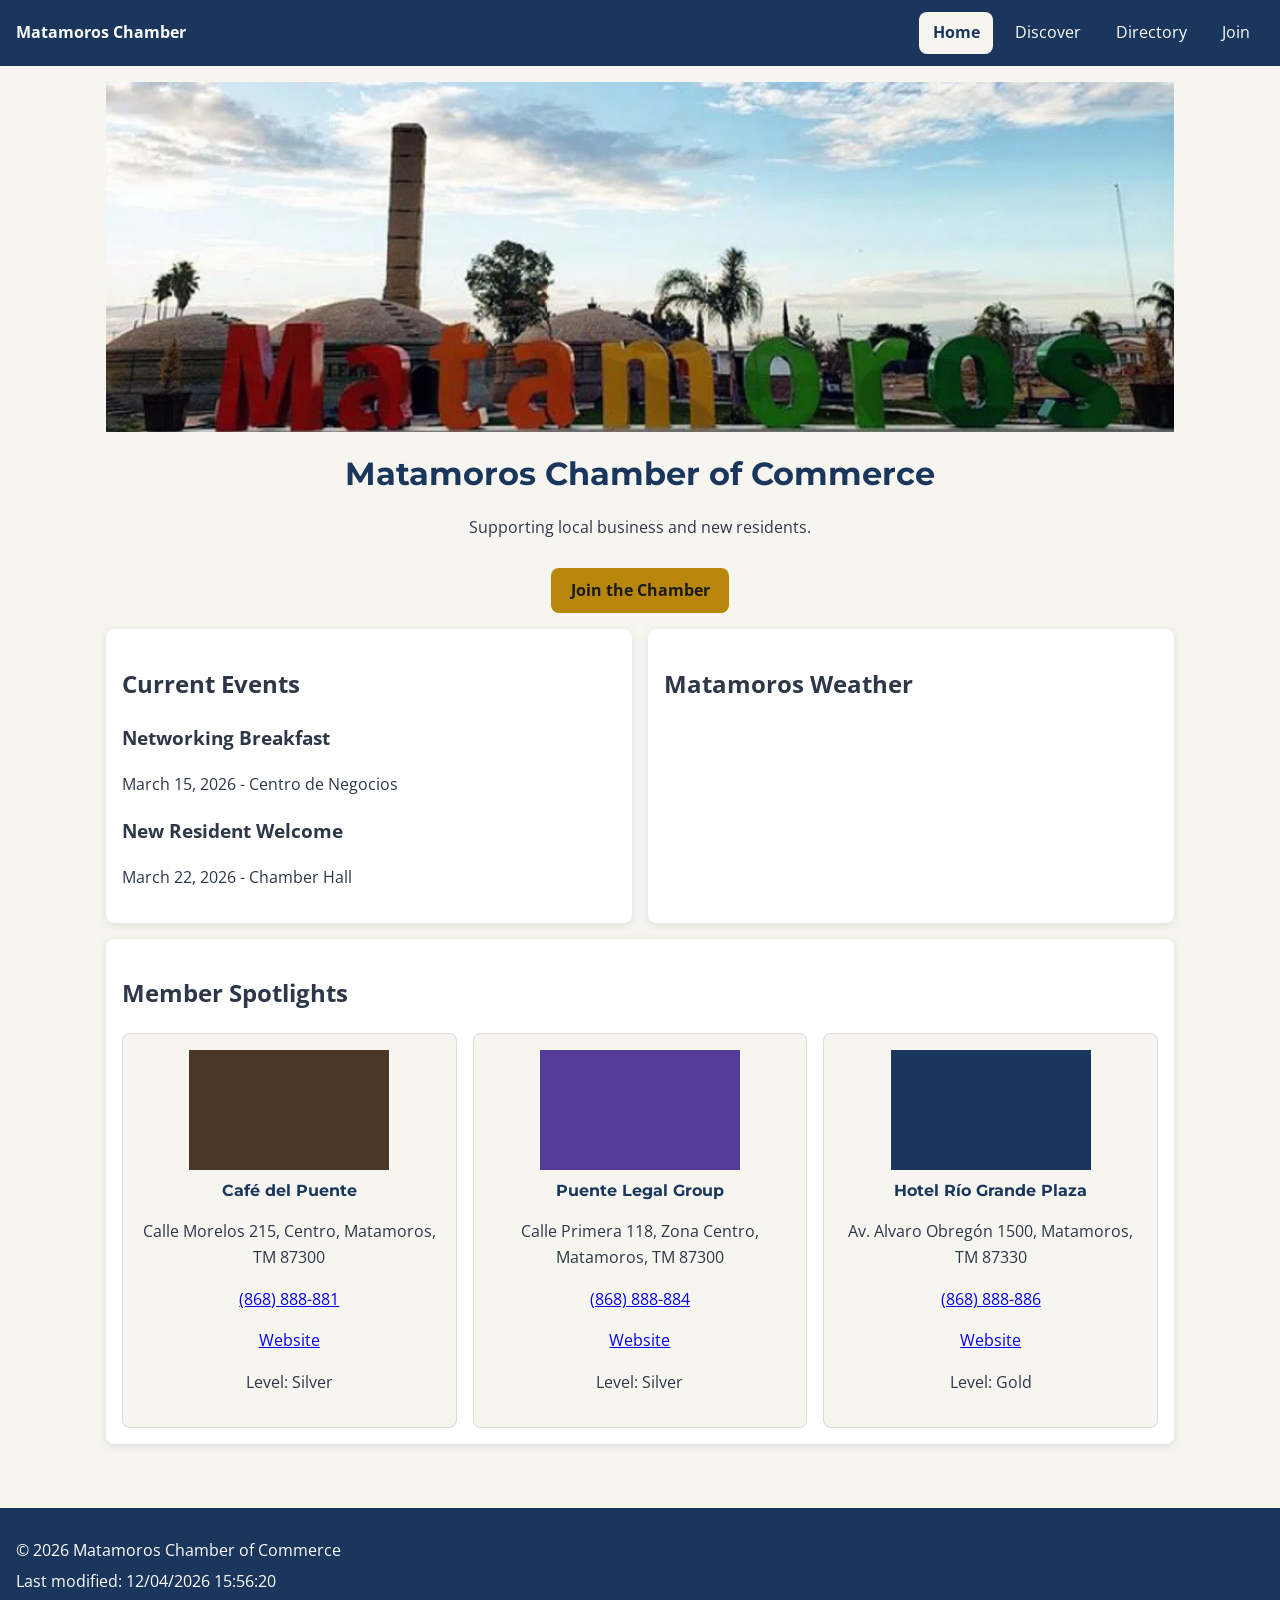
<file: chamber/index.html>
<!DOCTYPE html>
<html lang="en">

<head>
    <meta charset="UTF-8">
    <meta name="viewport" content="width=device-width, initial-scale=1.0">
    <link rel="icon" href="images/logo.svg" type="image/svg+xml">
    <title>Home | Matamoros Chamber</title>
    <meta name="description" content="Matamoros Chamber of Commerce Member, committed to business success">
    <meta name="author" content="Emmanuel Garcia">
    <meta property="og:title" content="Matamoros Chamber Home">
    <meta property="og:description" content="Browse local Chamber member businesses in Matamoros, Mexico today">
    <meta property="og:image" content="https://raagnaa.github.io/wdd231/chamber/images/og-index.svg">
    <meta property="og:url" content="https://raagnaa.github.io/wdd231/chamber/index.html">
    <meta property="og:type" content="website">

    <link rel="stylesheet" href="styles/normalize.css">
    <link rel="stylesheet" href="styles/small.css">
    <link rel="stylesheet" href="styles/larger.css">
    <link rel="preconnect" href="https://fonts.googleapis.com">
    <link rel="preconnect" href="https://fonts.gstatic.com" crossorigin>
    <link href="https://fonts.googleapis.com/css2?family=Montserrat:wght@600;700&family=Open+Sans&display=swap" rel="stylesheet">

    <script src="scripts/home.js" defer></script>

</head>

<body>
    <header>
        <div class="header-inner">
            <a class="logo" href="index.html">Matamoros Chamber</a>

            <button class="menu-toggle" type="button" aria-expanded="false" aria-controls="main-nav">Menu</button>

            <nav id="main-nav">
                <ul>
                    <li><a href="index.html" aria-current="page">Home</a></li>
                    <li><a href="discover.html">Discover</a></li>
                    <li><a href="directory.html">Directory</a></li>
                    <li><a href="join.html">Join</a></li>
                </ul>
            </nav>
        </div>
    </header>
    <main>
        <section class="hero">
            <img src="images/hero.webp" alt="Downtown Matamoros">
            <div class="hero-content">
                <h1>Matamoros Chamber of Commerce</h1>
                <p>Supporting local business and new residents.</p>
                <a class="cta" href="join.html">Join the Chamber</a>
            </div>
        </section>

        <div class="home-row">    
            <section class="events">
                <h2>Current Events</h2>
                <article>
                    <h3>Networking Breakfast</h3>
                    <p>March 15, 2026 - Centro de Negocios</p>
                </article>
                <article>
                    <h3>New Resident Welcome</h3>
                    <p>March 22, 2026 - Chamber Hall</p>
                </article>
            </section>

            <section class="weather">
                <h2>Matamoros Weather</h2>
                <p><span id="current-temp"></span></p>
                <p id="weather-desc"></p>
                <div id="forecast"></div>
            </section>
        </div>
        <section class="spotlights">
            <h2>Member Spotlights</h2>
            <div id="spotlight-cards"></div>
        </section>
        
    </main>

    <footer>
        <p>&copy; <span id="year"></span> Matamoros Chamber of Commerce</p>
        <p>Last modified: <span id="last-modified"></span></p>
    </footer>

</body>

</html>
</file>
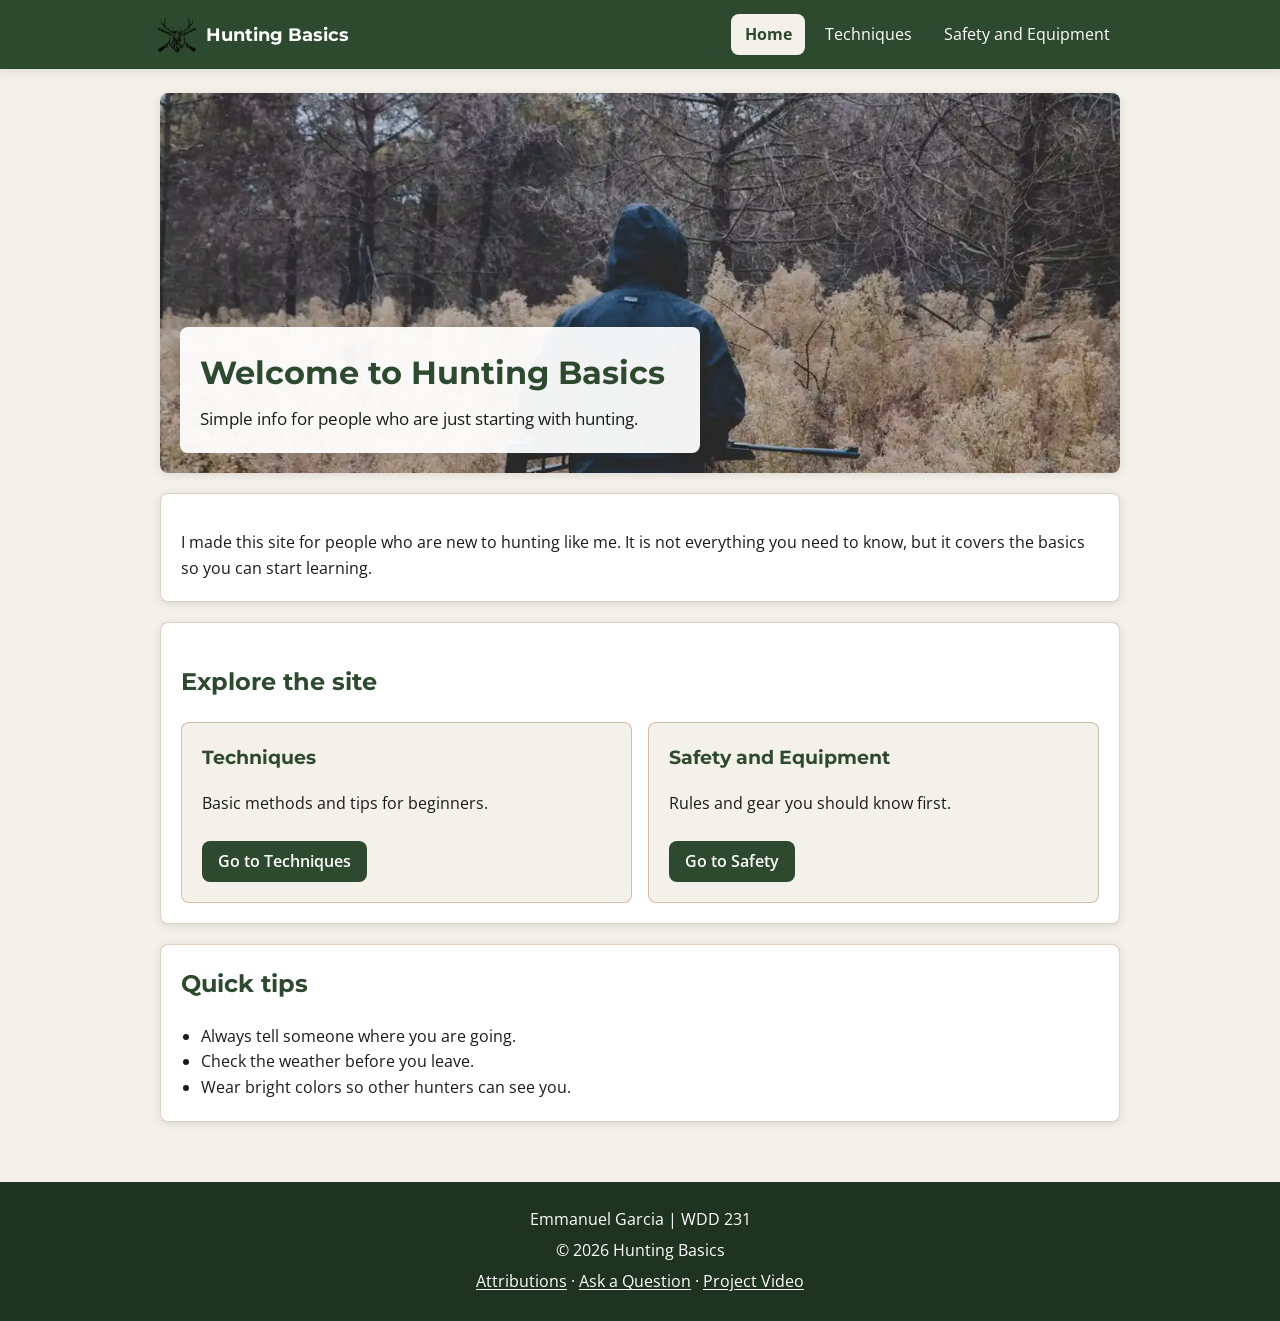
<file: hunting/index.html>
<!DOCTYPE html>
<html lang="en">

<head>
    <meta charset="UTF-8">
    <meta name="viewport" content="width=device-width, initial-scale=1.0">
    <link rel="icon" href="images/hunting_logo.svg" type="image/svg+xml">
    <title>Home | Hunting Basics</title>
    <meta name="description" content="Simple hunting info for beginners. Techniques, safety, and gear.">
    <meta name="author" content="Emmanuel Garcia">

    <meta property="og:title" content="Hunting Basics Home">
    <meta property="og:description" content="Beginner hunting techniques, safety, and equipment.">
    <meta property="og:image" content="https://raagnaa.github.io/wdd231/hunting/images/hero.webp">
    <meta property="og:url" content="https://raagnaa.github.io/wdd231/hunting/index.html">
    <meta property="og:type" content="website">

    <link rel="stylesheet" href="styles/normalize.css">
    <link rel="stylesheet" href="styles/small.css">
    <link rel="stylesheet" href="styles/larger.css">

    <link rel="preconnect" href="https://fonts.googleapis.com">
    <link rel="preconnect" href="https://fonts.gstatic.com" crossorigin>
    <link href="https://fonts.googleapis.com/css2?family=Montserrat:wght@600;700&family=Open+Sans&display=swap" rel="stylesheet">

    <script src="scripts/menu.js" defer></script>
</head>

<body>
    <header>
        <div class="header-inner">
            <a class="logo" href="index.html">
                <img src="images/hunting_logo.svg" alt="Hunting Basics logo" width="42" height="42">
                Hunting Basics
            </a>
            <button class="menu-toggle" type="button" aria-expanded="false" aria-controls="main-nav">Menu</button>
            <nav id="main-nav" aria-label="Main navigation">
                <ul>
                    <li><a href="index.html" aria-current="page">Home</a></li>
                    <li><a href="techniques.html">Techniques</a></li>
                    <li><a href="safety.html">Safety and Equipment</a></li>
                </ul>
            </nav>
        </div>
    </header>

    <main>
        <section class="hero">
            <img src="images/hero.webp" alt="Hunter watching the forest" width="900" height="400" loading="lazy">
            <div class="hero-content">
                <h1>Welcome to Hunting Basics</h1>
                <p>Simple info for people who are just starting with hunting.</p>
            </div>
        </section>
    
        <section class="intro">
            <p>I made this site for people who are new to hunting like me. It is not everything you need to know, but it covers the basics so you can start learning.</p>
        </section>

        <section class="page-links">
            <h2>Explore the site</h2>
            <div class="cards">
                <article class="card">
                    <h3>Techniques</h3>
                    <p>Basic methods and tips for beginners.</p>
                    <a class="card-link" href="techniques.html">Go to Techniques</a>
                </article>
                <article class="card">
                    <h3>Safety and Equipment</h3>
                    <p>Rules and gear you should know first.</p>
                    <a class="card-link" href="safety.html">Go to Safety</a>
                </article>
            </div>    
        </section>

        <section class="tips">
            <h2>Quick tips</h2>
            <ul>
                <li>Always tell someone where you are going.</li>
                <li>Check the weather before you leave.</li>
                <li>Wear bright colors so other hunters can see you.</li>
            </ul>
        </section>
    </main>

    <footer>
        <p>Emmanuel Garcia | WDD 231</p>
        <p>&copy; <span id="year"></span> Hunting Basics</p>
        <p>
            <a href="attributions.html">Attributions</a> ·
            <a href="form.html">Ask a Question</a> ·
            <a href="video.html">Project Video</a>
        </p>
    </footer>
</body>

</html>
</file>
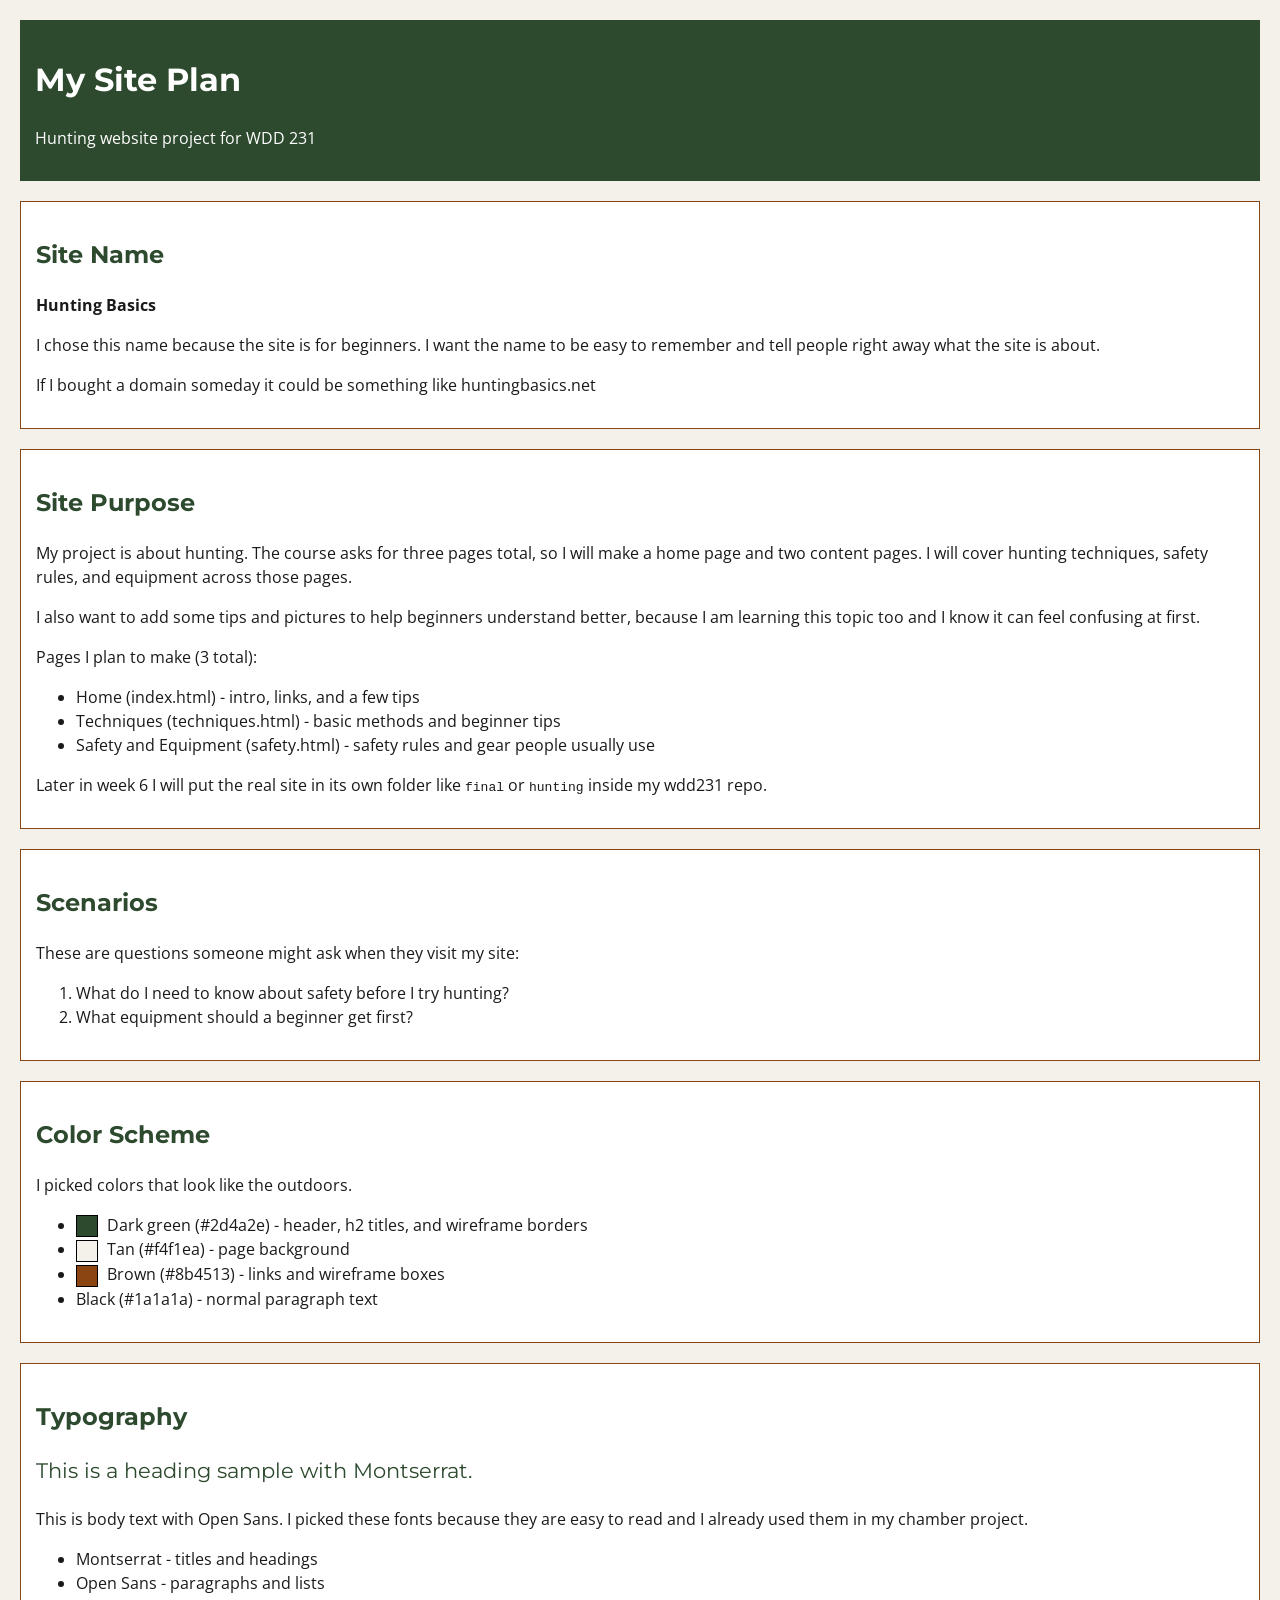
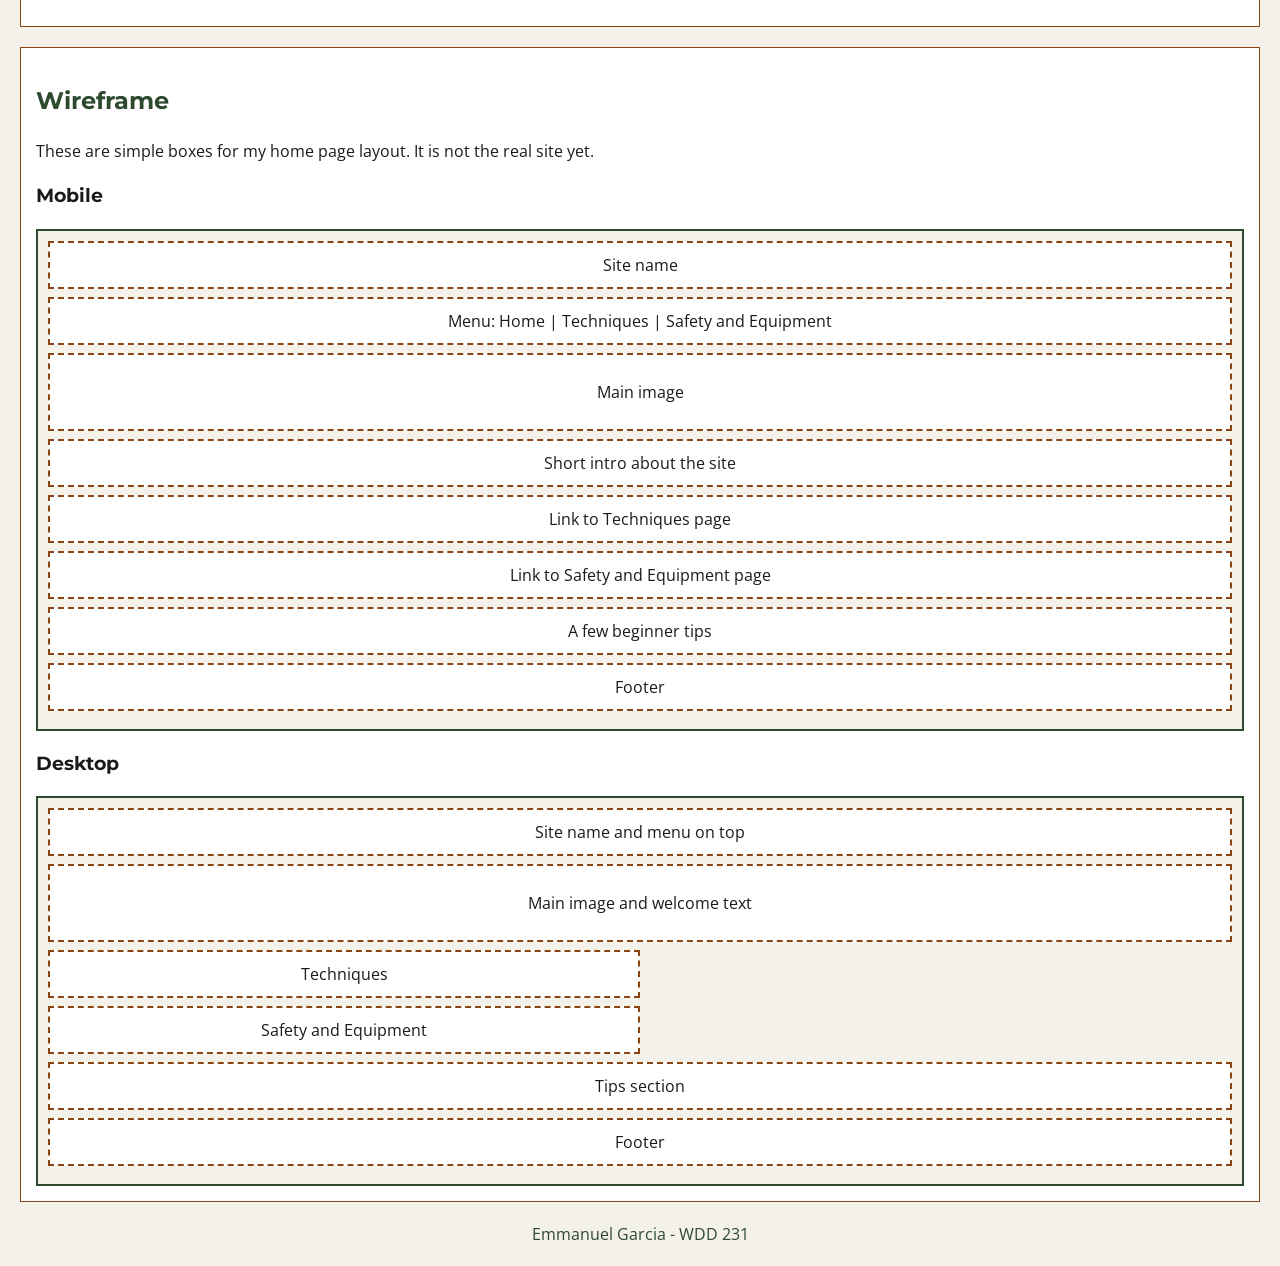
<file: siteplan.html>
<!DOCTYPE html>
<html lang="en">

<head>
    <meta charset="UTF-8">
    <meta name="viewport" content="width=device-width, initial-scale=1.0">
    <title>Site Plan - Hunting Website</title>
    <meta name="author" content="Emmanuel Garcia">
    <link rel="stylesheet" href="styles/siteplan.css">
    <link rel="preconnect" href="https://fonts.googleapis.com">
    <link rel="preconnect" href="https://fonts.gstatic.com" crossorigin>
    <link href="https://fonts.googleapis.com/css2?family=Montserrat:wght@600&family=Open+Sans&display=swap" rel="stylesheet">
</head>

<body>
    <header>
        <h1>My Site Plan</h1>
        <p>Hunting website project for WDD 231</p>
    </header>

    <main>
        <section>
            <h2>Site Name</h2>
            <p><strong>Hunting Basics</strong></p>
            <p>I chose this name because the site is for beginners. I want the name to be easy to remember and tell people right away what the site is about.</p>
            <p>If I bought a domain someday it could be something like huntingbasics.net</p>
        </section>

        <section>
            <h2>Site Purpose</h2>
            <p>My project is about hunting. The course asks for three pages total, so I will make a home page and two content pages. I will cover hunting techniques, safety rules, and equipment across those pages.</p>
            <p>I also want to add some tips and pictures to help beginners understand better, because I am learning this topic too and I know it can feel confusing at first.</p>
            <p>Pages I plan to make (3 total):</p>
            <ul>
                <li>Home (index.html) - intro, links, and a few tips</li>
                <li>Techniques (techniques.html) - basic methods and beginner tips</li>
                <li>Safety and Equipment (safety.html) - safety rules and gear people usually use</li>
            </ul>
            <p>Later in week 6 I will put the real site in its own folder like <code>final</code> or <code>hunting</code> inside my wdd231 repo.</p>
        </section>

        <section>
            <h2>Scenarios</h2>
            <p>These are questions someone might ask when they visit my site:</p>
            <ol>
                <li>What do I need to know about safety before I try hunting?</li>
                <li>What equipment should a beginner get first?</li>
            </ol>
        </section>

        <section>
            <h2>Color Scheme</h2>
            <p>I picked colors that look like the outdoors.</p>
            <ul>
                <li><span class="color-box green"></span> Dark green (#2d4a2e) - header, h2 titles, and wireframe borders</li>
                <li><span class="color-box tan"></span> Tan (#f4f1ea) - page background</li>
                <li><span class="color-box brown"></span> Brown (#8b4513) - links and wireframe boxes</li>
                <li>Black (#1a1a1a) - normal paragraph text</li>
            </ul>
        </section>

        <section>
            <h2>Typography</h2>
            <p class="heading-sample">This is a heading sample with Montserrat.</p>
            <p class="body-sample">This is body text with Open Sans. I picked these fonts because they are easy to read and I already used them in my chamber project.</p>
            <ul>
                <li>Montserrat - titles and headings</li>
                <li>Open Sans - paragraphs and lists</li>
            </ul>
        </section>

        <section>
            <h2>Wireframe</h2>
            <p>These are simple boxes for my home page layout. It is not the real site yet.</p>

            <h3>Mobile</h3>
            <div class="wireframe">
                <div class="box">Site name</div>
                <div class="box">Menu: Home | Techniques | Safety and Equipment</div>
                <div class="box big">Main image</div>
                <div class="box">Short intro about the site</div>
                <div class="box">Link to Techniques page</div>
                <div class="box">Link to Safety and Equipment page</div>
                <div class="box">A few beginner tips</div>
                <div class="box">Footer</div>
            </div>

            <h3>Desktop</h3>
            <div class="wireframe desktop">
                <div class="box">Site name and menu on top</div>
                <div class="box big">Main image and welcome text</div>
                <div class="row">
                    <div class="box">Techniques</div>
                    <div class="box">Safety and Equipment</div>
                </div>
                <div class="box">Tips section</div>
                <div class="box">Footer</div>
            </div>
        </section>
    </main>

    <footer>
        <p>Emmanuel Garcia - WDD 231</p>
    </footer>
</body>

</html>
</file>
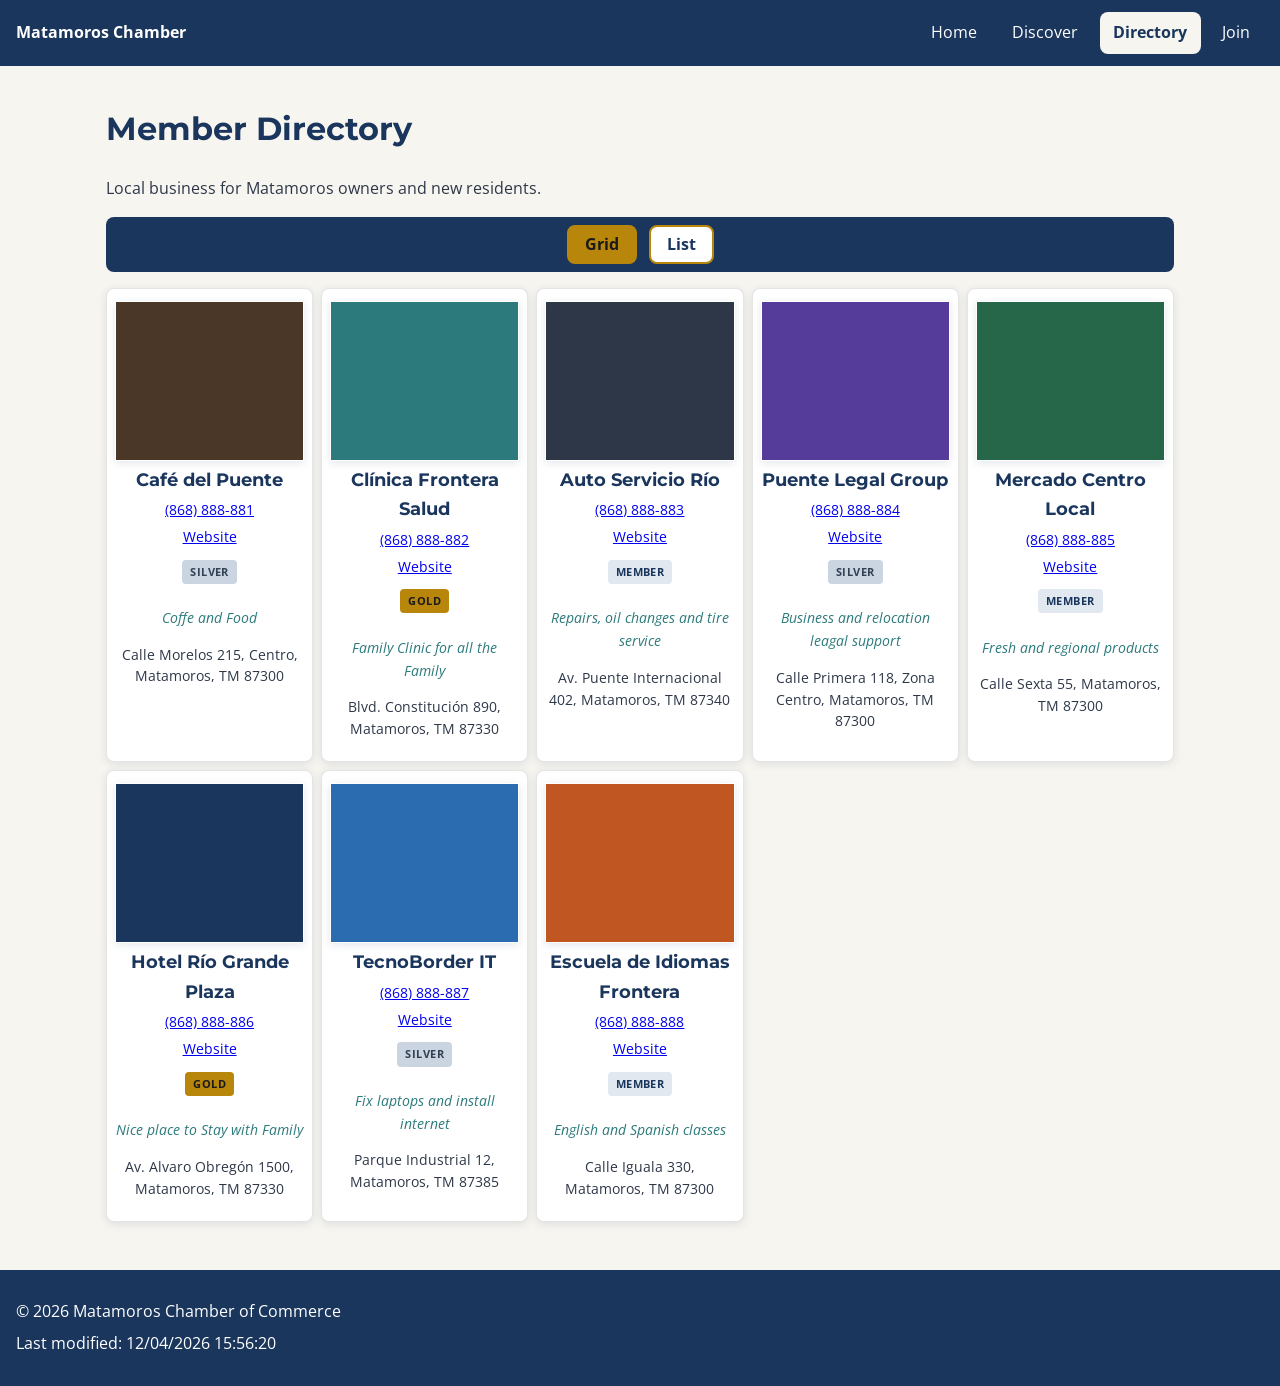
<file: chamber/directory.html>
<!DOCTYPE html>
<html lang="en">

<head>
    <meta charset="UTF-8">
    <meta name="viewport" content="width=device-width, initial-scale=1.0">
    <link rel="icon" href="images/logo.svg" type="image/svg+xml">
    <title>Directory | Matamoros Chamber</title>
    <meta name="description" content="Matamoros Chamber of Commerce Member, committed to business success">
    <meta name="author" content="Emmanuel Garcia">
    <meta property="og:title" content="Matamoros Chamber Directory">
    <meta property="og:description" content="Browse local Chamber member businesses in Matamoros, Mexico today">
    <meta property="og:image" content="https://raagnaa.github.io/wdd231/chamber/images/og-directory.svg">
    <meta property="og:url" content="https://raagnaa.github.io/wdd231/chamber/directory.html">

    <link rel="stylesheet" href="styles/normalize.css">
    <link rel="stylesheet" href="styles/small.css">
    <link rel="stylesheet" href="styles/larger.css">
    <link rel="preconnect" href="https://fonts.googleapis.com">
    <link rel="preconnect" href="https://fonts.gstatic.com" crossorigin>
    <link href="https://fonts.googleapis.com/css2?family=Montserrat:wght@600;700&family=Open+Sans&display=swap" rel="stylesheet">

    <script src="scripts/directory.js" defer></script>

</head>

<body>
    <header>
        <div class="header-inner">
            <a class="logo" href="index.html">Matamoros Chamber</a>

            <button class="menu-toggle" type="button" aria-expanded="false" aria-controls="main-nav">Menu</button>

            <nav id="main-nav">
                <ul>
                    <li><a href="index.html">Home</a></li>
                    <li><a href="discover.html">Discover</a></li>
                    <li><a href="directory.html" aria-current="page">Directory</a></li>
                    <li><a href="join.html">Join</a></li>
                </ul>
            </nav>
        </div>
    </header>
    <main>
        <h1>Member Directory</h1>
        <p>Local business for Matamoros owners and new residents.</p>

        <div class="view-buttons">
            <button type="button" id="grid-btn" class="active">Grid</button>
            <button type="button" id="list-btn">List</button>
        </div>

        <section id="directory" class="grid" aria-label="Chamber member listings">
        </section>
    </main>

    <footer>
        <p>&copy; <span id="year"></span> Matamoros Chamber of Commerce</p>
        <p>Last modified: <span id="last-modified"></span></p>
    </footer>

</body>

</html>
</file>
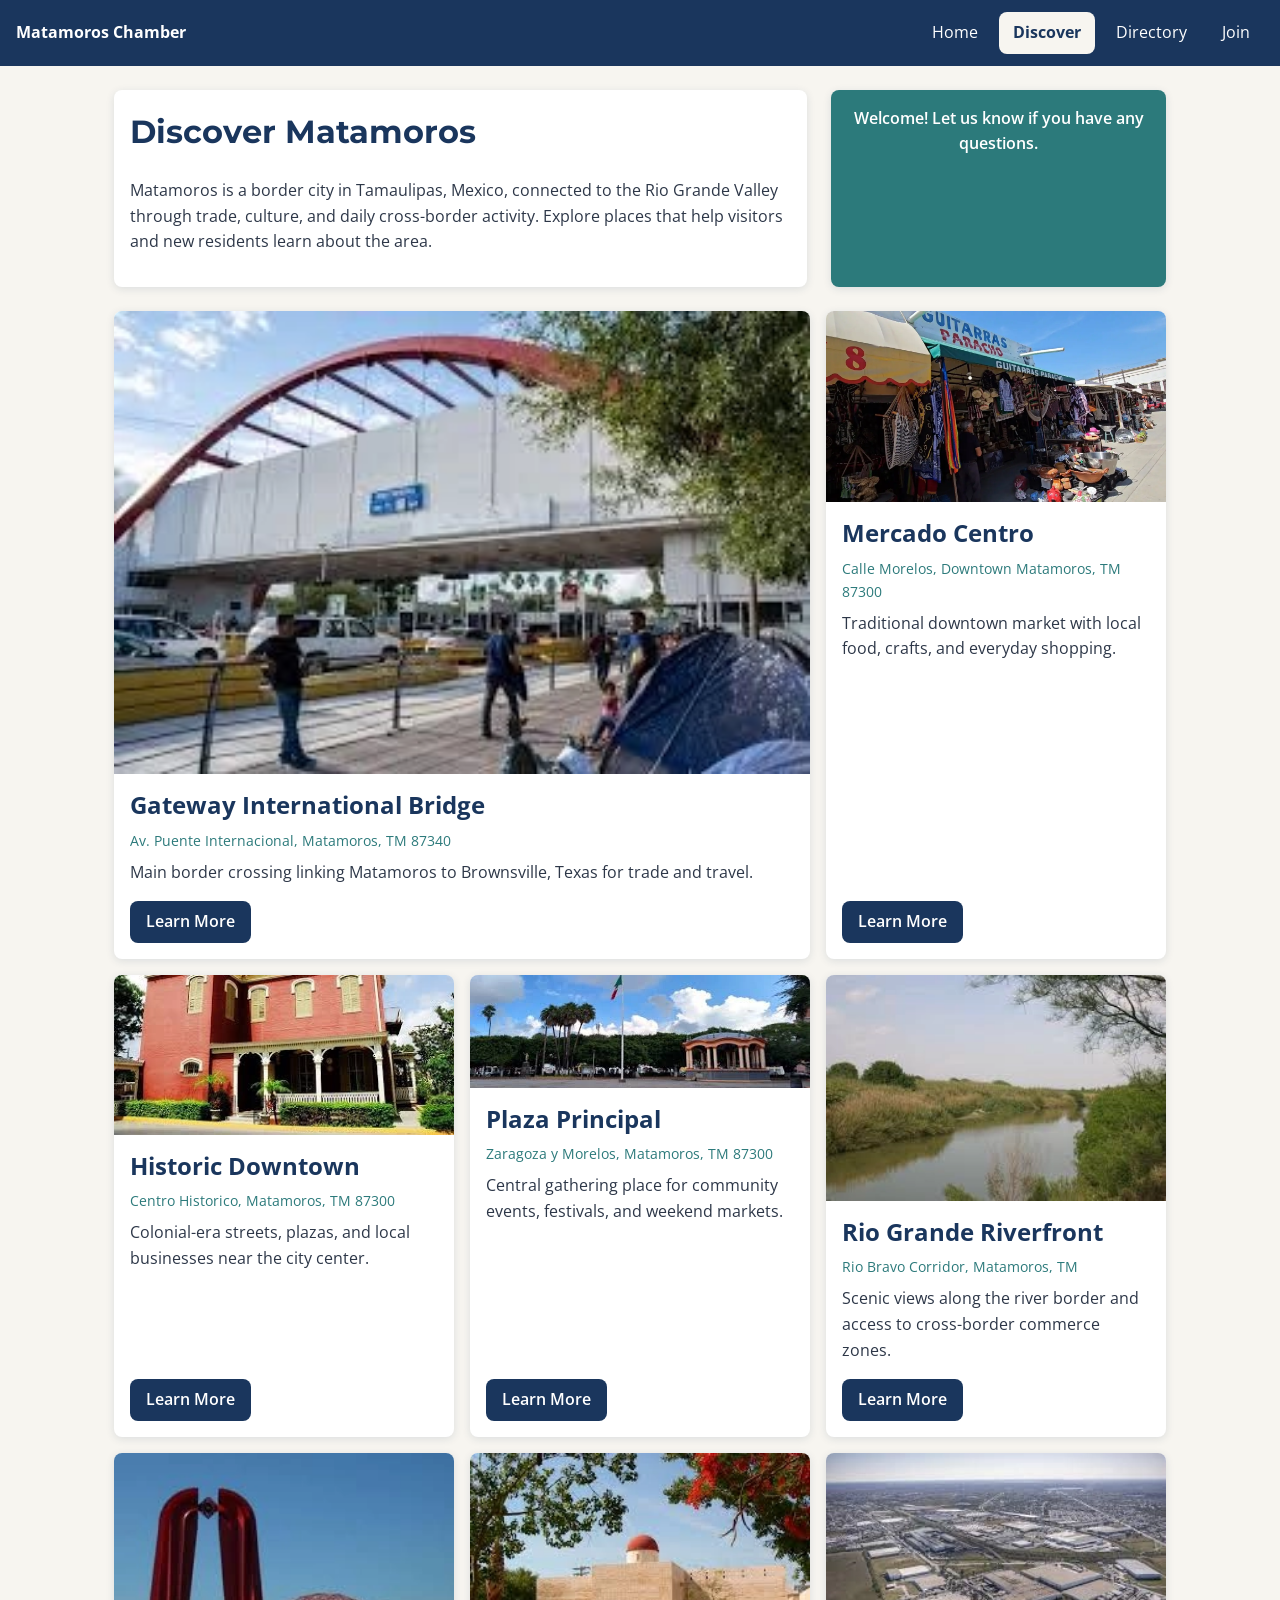
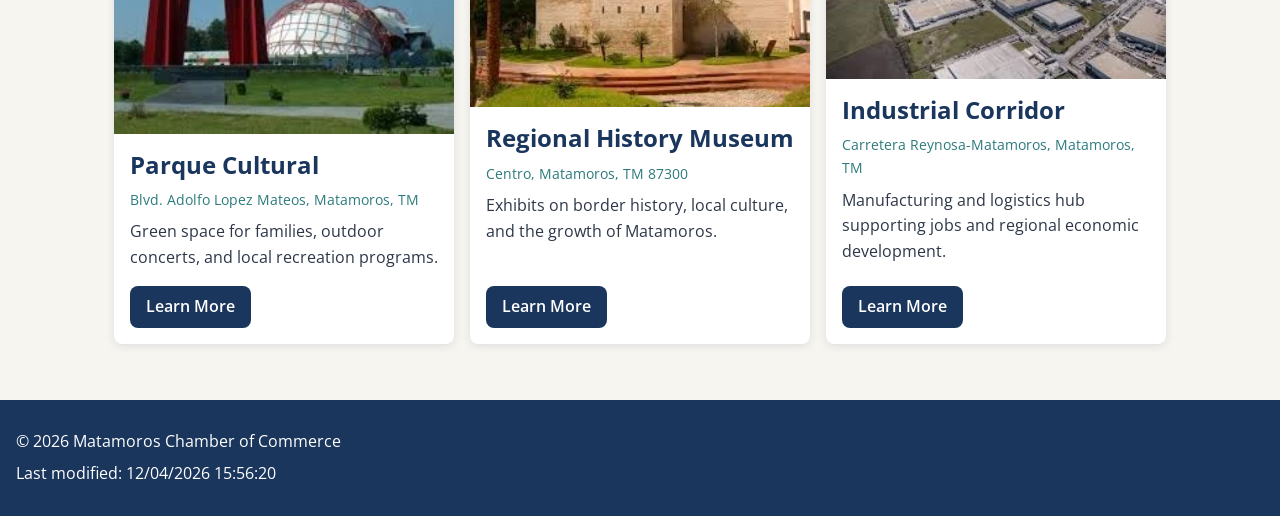
<file: chamber/discover.html>
<!DOCTYPE html>
<html lang="en">

<head>
    <meta charset="UTF-8">
    <meta name="viewport" content="width=device-width, initial-scale=1.0">
    <link rel="icon" href="images/logo.svg" type="image/svg+xml">
    <title>Discover | Matamoros Chamber</title>
    <meta name="description"
        content="Discover Matamoros: demographics, local features, and area highlights for visitors and new residents.">
    <meta name="author" content="Emmanuel Garcia">
    <meta property="og:title" content="Matamoros Chamber Discover">
    <meta property="og:description"
        content="Learn about Matamoros, Tamaulipas through chamber resources and area information.">
    <meta property="og:image" content="https://raagnaa.github.io/wdd231/chamber/images/og-index.svg">
    <meta property="og:url" content="https://raagnaa.github.io/wdd231/chamber/discover.html">
    <meta property="og:type" content="website">

    <link rel="stylesheet" href="styles/normalize.css">
    <link rel="stylesheet" href="styles/small.css">
    <link rel="stylesheet" href="styles/larger.css">
    <link rel="preconnect" href="https://fonts.googleapis.com">
    <link rel="preconnect" href="https://fonts.gstatic.com" crossorigin>
    <link href="https://fonts.googleapis.com/css2?family=Montserrat:wght@600;700&family=Open+Sans&display=swap"
        rel="stylesheet">

    <script src="scripts/discover.js" defer></script>

</head>

<body>
    <header>
        <div class="header-inner">
            <a class="logo" href="index.html">Matamoros Chamber</a>

            <button class="menu-toggle" type="button" aria-expanded="false" aria-controls="main-nav">Menu</button>

            <nav id="main-nav">
                <ul>
                    <li><a href="index.html">Home</a></li>
                    <li><a href="discover.html" aria-current="page">Discover</a></li>
                    <li><a href="directory.html">Directory</a></li>
                    <li><a href="join.html">Join</a></li>
                </ul>
            </nav>
        </div>
    </header>
    <main class="discover-grid">
        <section class="intro" aria-labelledby="intro-heading">
            <h1 id="intro-heading">Discover Matamoros</h1>
            <p>
                Matamoros is a border city in Tamaulipas, Mexico, connected to the Rio Grande Valley through trade,
                culture, and daily cross-border activity. Explore places that help visitors and new residents learn
                about the area.
            </p>
        </section>

        <aside id="visit-message" class="visit-banner" aria-live="polite"></aside>

        <section class="cards" id="cards" aria-label="Places to discover"></section>
    </main>

    <footer>
        <p>&copy; <span id="year"></span> Matamoros Chamber of Commerce</p>
        <p>Last modified: <span id="last-modified"></span></p>
    </footer>

</body>

</html>
</file>
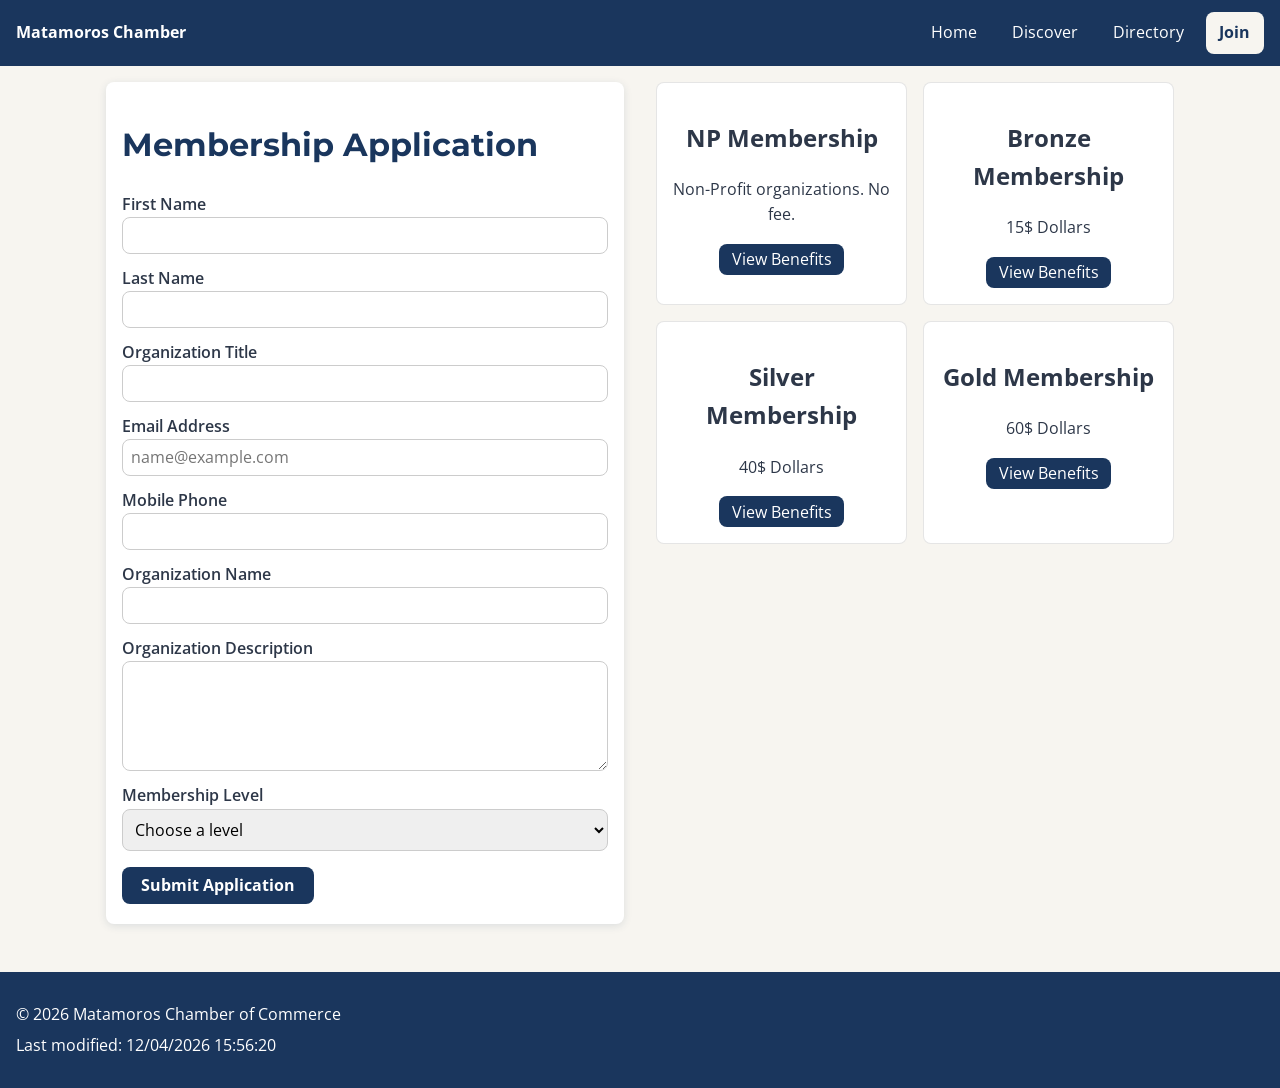
<file: chamber/join.html>
<!DOCTYPE html>
<html lang="en">

<head>
    <meta charset="UTF-8">
    <meta name="viewport" content="width=device-width, initial-scale=1.0">
    <link rel="icon" href="images/logo.svg" type="image/svg+xml">
    <title>Join | Matamoros Chamber</title>
    <meta name="description" content="Matamoros Chamber of Commerce Member, committed to business success">
    <meta name="author" content="Emmanuel Garcia">
    <meta property="og:title" content="Join | Matamoros Chamber">
    <meta property="og:description" content="Browse local Chamber member businesses in Matamoros, Mexico today">
    <meta property="og:image" content="https://raagnaa.github.io/wdd231/chamber/images/og-index.svg">
    <meta property="og:url" content="https://raagnaa.github.io/wdd231/chamber/join.html">
    <meta property="og:type" content="website">

    <link rel="stylesheet" href="styles/normalize.css">
    <link rel="stylesheet" href="styles/small.css">
    <link rel="stylesheet" href="styles/larger.css">
    <link rel="preconnect" href="https://fonts.googleapis.com">
    <link rel="preconnect" href="https://fonts.gstatic.com" crossorigin>
    <link href="https://fonts.googleapis.com/css2?family=Montserrat:wght@600;700&family=Open+Sans&display=swap"
        rel="stylesheet">

    <script src="scripts/join.js" defer></script>

</head>

<body>
    <header>
        <div class="header-inner">
            <a class="logo" href="index.html">Matamoros Chamber</a>

            <button class="menu-toggle" type="button" aria-expanded="false" aria-controls="main-nav">Menu</button>

            <nav id="main-nav">
                <ul>
                    <li><a href="index.html">Home</a></li>
                    <li><a href="discover.html">Discover</a></li>
                    <li><a href="directory.html">Directory</a></li>
                    <li><a href="join.html" aria-current="page">Join</a></li>
                </ul>
            </nav>
        </div>
    </header>
    <main class="join-layout">
        <section class="join-form-section">
            <h1>Membership Application</h1>
            <form action="thankyou.html" method="get" id="join-form">
                <label for="fname">First Name</label>
                <input type="text" id="fname" name="fname" autocomplete="given-name" title="First Name" required>

                <label for="lname">Last Name</label>
                <input type="text" id="lname" name="lname" autocomplete="family-name" title="Last Name" required>

                <label for="title">Organization Title</label>
                <input type="text" id="title" name="title" title="Organization Title" 
                    autocomplete="organization-title"
                    minlength="7" 
                    pattern="[A-Za-z -]{7,}" 
                    required>

                <label for="email">Email Address</label>
                <input type="email" id="email" name="email" required title="Email Address" autocomplete="email"
                    placeholder="name@example.com">

                <label for="phone">Mobile Phone</label>
                <input type="tel" id="phone" name="phone" required title="Mobile Phone" autocomplete="tel">

                <label for="organization">Organization Name</label>
                <input type="text" id="organization" name="organization" required title="Organization Name"
                    autocomplete="organization">

                <label for="description">Organization Description</label>
                <textarea id="description" name="description" title="Organization Description" rows="5"></textarea>

                <label for="membership">Membership Level</label>
                <select id="membership" name="membership" required title="Membership level">
                    <option value="">Choose a level</option>
                    <option value="np">NP Membership (Non-Profit)</option>
                    <option value="bronze">Bronze Membership</option>
                    <option value="silver">Silver Membership</option>
                    <option value="gold">Gold Membership</option>
                </select>

                <input type="hidden" id="timestamp" name="timestamp" value="">

                <input type="submit" value="Submit Application">

            </form>
        </section>

        <section class="membership-cards">
            <article class="level-card">
                <h2>NP Membership</h2>
                <p>Non-Profit organizations. No fee.</p>
                <button type="button" class="info-link" data-dialog="modal-np">View Benefits</button>
            </article>
            <article class="level-card">
                <h2>Bronze Membership</h2>
                <p>15$ Dollars</p>
                <button type="button" class="info-link" data-dialog="modal-bronze">View Benefits</button>
            </article>
            <article class="level-card">
                <h2>Silver Membership</h2>
                <p>40$ Dollars</p>
                <button type="button" class="info-link" data-dialog="modal-silver">View Benefits</button>
            </article>
            <article class="level-card">
                <h2>Gold Membership</h2>
                <p>60$ Dollars</p>
                <button type="button" class="info-link" data-dialog="modal-gold">View Benefits</button>
            </article>
        </section>
    </main>

    <dialog id="modal-np" aria-labelledby="np-title">
        <h2 id="np-title">NP Membership Benefits</h2>
        <ul>
            <li>Community listing</li>
            <li>Newsletter access</li>
        </ul>
        <button type="button" class="close-modal">Close</button>
    </dialog>

    <dialog id="modal-bronze" aria-labelledby="bronze-title">
        <h2 id="bronze-title">Bronze Membership Benefits</h2>
        <ul>
            <li>Community listing</li>
            <li>Newsletter access</li>
        </ul>
        <button type="button" class="close-modal">Close</button>
    </dialog>

    <dialog id="modal-silver" aria-labelledby="silver-title">
        <h2 id="silver-title">Silver Membership Benefits</h2>
        <ul>
            <li>Community listing</li>
            <li>Newsletter access</li>
        </ul>
        <button type="button" class="close-modal">Close</button>
    </dialog>

    <dialog id="modal-gold" aria-labelledby="gold-title">
        <h2 id="gold-title">Gold Membership Benefits</h2>
        <ul>
            <li>Community listing</li>
            <li>Newsletter access</li>
        </ul>
        <button type="button" class="close-modal">Close</button>
    </dialog>

    <footer>
        <p>&copy; <span id="year"></span> Matamoros Chamber of Commerce</p>
        <p>Last modified: <span id="last-modified"></span></p>
    </footer>

</body>

</html>
</file>
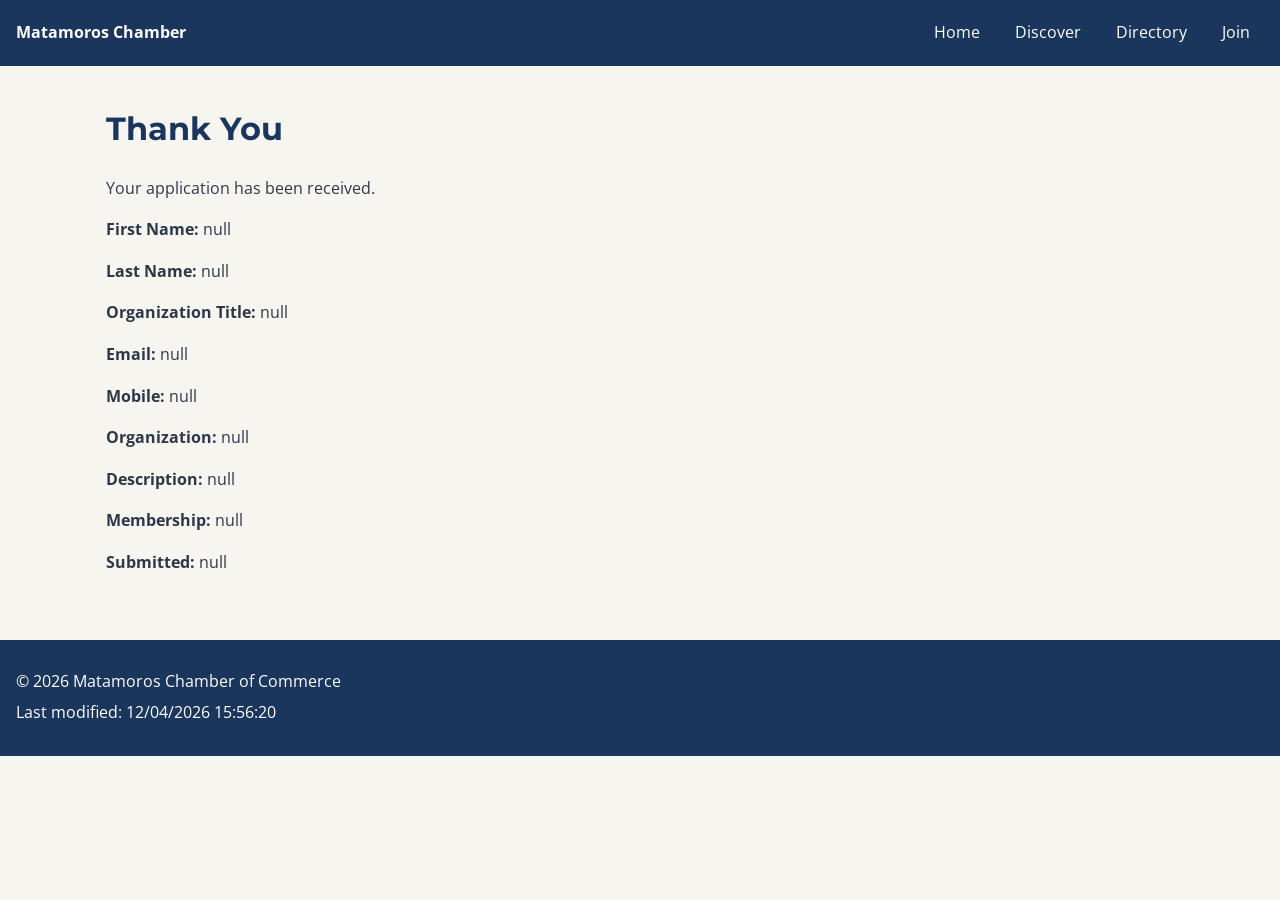
<file: chamber/thankyou.html>
<!DOCTYPE html>
<html lang="en">

<head>
    <meta charset="UTF-8">
    <meta name="viewport" content="width=device-width, initial-scale=1.0">
    <link rel="icon" href="images/logo.svg" type="image/svg+xml">
    <title>Thank You | Matamoros Chamber</title>
    <meta name="description" content="Matamoros Chamber of Commerce Member, committed to business success">
    <meta name="author" content="Emmanuel Garcia">
    <meta property="og:title" content="Thank you | Matamoros Chamber">
    <meta property="og:description" content="Browse local Chamber member businesses in Matamoros, Mexico today">
    <meta property="og:image" content="https://raagnaa.github.io/wdd231/chamber/images/og-index.svg">
    <meta property="og:url" content="https://raagnaa.github.io/wdd231/chamber/thankyou.html">
    <meta property="og:type" content="website">

    <link rel="stylesheet" href="styles/normalize.css">
    <link rel="stylesheet" href="styles/small.css">
    <link rel="stylesheet" href="styles/larger.css">
    <link rel="preconnect" href="https://fonts.googleapis.com">
    <link rel="preconnect" href="https://fonts.gstatic.com" crossorigin>
    <link href="https://fonts.googleapis.com/css2?family=Montserrat:wght@600;700&family=Open+Sans&display=swap" rel="stylesheet">

    <script src="scripts/thankyou.js" defer></script>

</head>

<body>
    <header>
        <div class="header-inner">
            <a class="logo" href="index.html">Matamoros Chamber</a>

            <button class="menu-toggle" type="button" aria-expanded="false" aria-controls="main-nav">Menu</button>

            <nav id="main-nav">
                <ul>
                    <li><a href="index.html">Home</a></li>
                    <li><a href="discover.html">Discover</a></li>
                    <li><a href="directory.html">Directory</a></li>
                    <li><a href="join.html">Join</a></li>
                </ul>
            </nav>
        </div>
    </header>
    <main>
        <h1>Thank You</h1>
        <p>Your application has been received.</p>
        <div id="summary"></div>
    </main>

    <footer>
        <p>&copy; <span id="year"></span> Matamoros Chamber of Commerce</p>
        <p>Last modified: <span id="last-modified"></span></p>
    </footer>

</body>

</html>
</file>
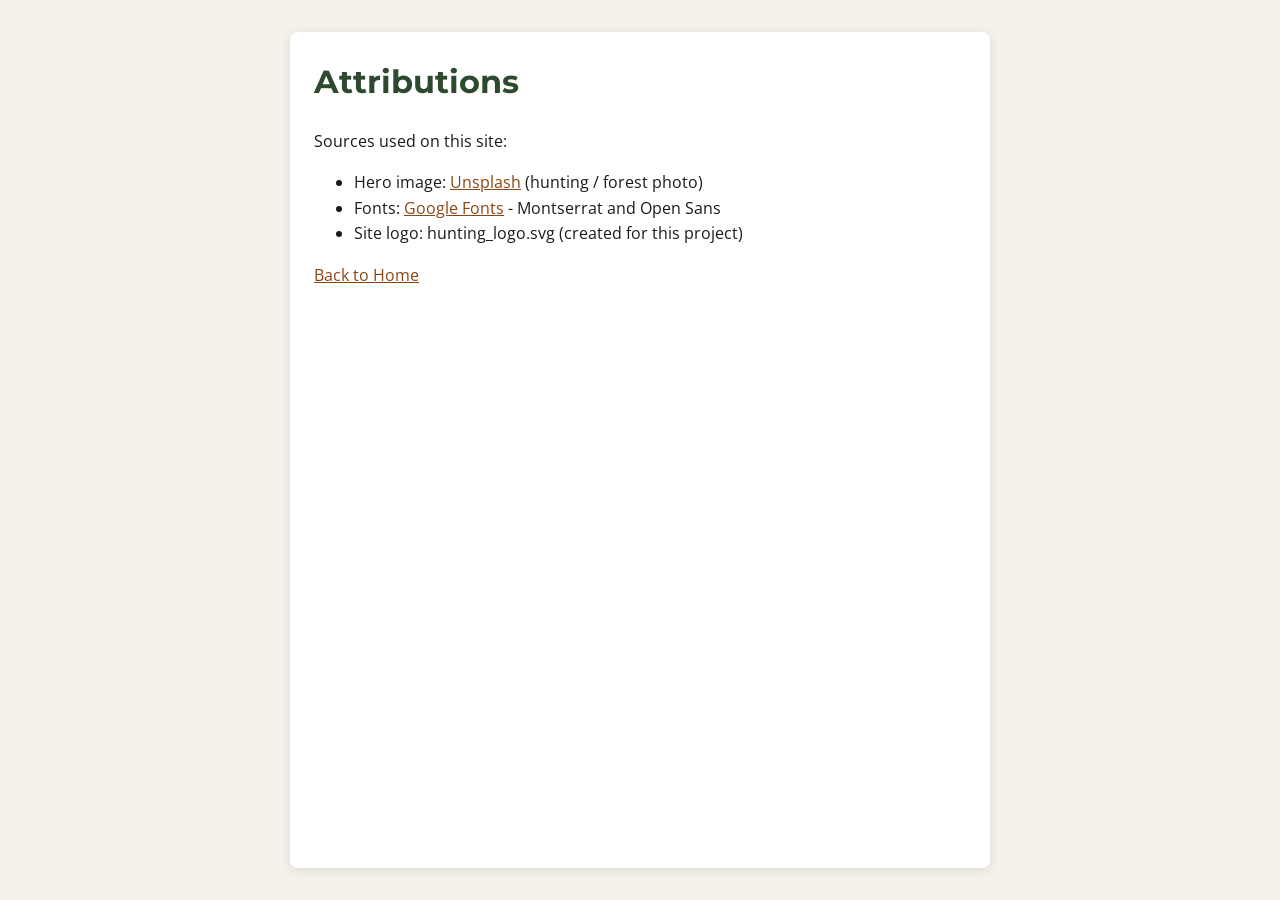
<file: hunting/attributions.html>
<!DOCTYPE html>
<html lang="en">

<head>
    <meta charset="UTF-8">
    <meta name="viewport" content="width=device-width, initial-scale=1.0">
    <link rel="icon" href="images/hunting_logo.svg" type="image/svg+xml">
    <title>Attributions | Hunting Basics</title>
    <meta name="description" content="Credits for images, fonts, and logo used on the Hunting Basics beginner hunting website.">
    <meta name="author" content="Emmanuel Garcia">

    <meta property="og:title" content="Attributions | Hunting Basics">
    <meta property="og:description" content="Credits for images, fonts, and logo used on the Hunting Basics beginner hunting website.">
    <meta property="og:image" content="https://raagnaa.github.io/wdd231/hunting/images/hero.webp">
    <meta property="og:url" content="https://raagnaa.github.io/wdd231/hunting/attributions.html">
    <meta property="og:type" content="website">

    <link rel="stylesheet" href="styles/normalize.css">
    <link rel="stylesheet" href="styles/small.css">
    <link rel="preconnect" href="https://fonts.googleapis.com">
    <link rel="preconnect" href="https://fonts.gstatic.com" crossorigin>
    <link href="https://fonts.googleapis.com/css2?family=Montserrat:wght@600;700&family=Open+Sans&display=swap" rel="stylesheet">
</head>

<body>
    <main class="simple-page">
        <h1>Attributions</h1>
        <p>Sources used on this site:</p>
        <ul>
            <li>Hero image: <a href="https://unsplash.com/s/photos/hunting-forest" target="_blank" rel="noopener">Unsplash</a> (hunting / forest photo)</li>
            <li>Fonts: <a href="https://fonts.google.com/" target="_blank" rel="noopener">Google Fonts</a> - Montserrat and Open Sans</li>
            <li>Site logo: hunting_logo.svg (created for this project)</li>
        </ul>
        <p><a href="index.html">Back to Home</a></p>
    </main>
</body>

</html>
</file>
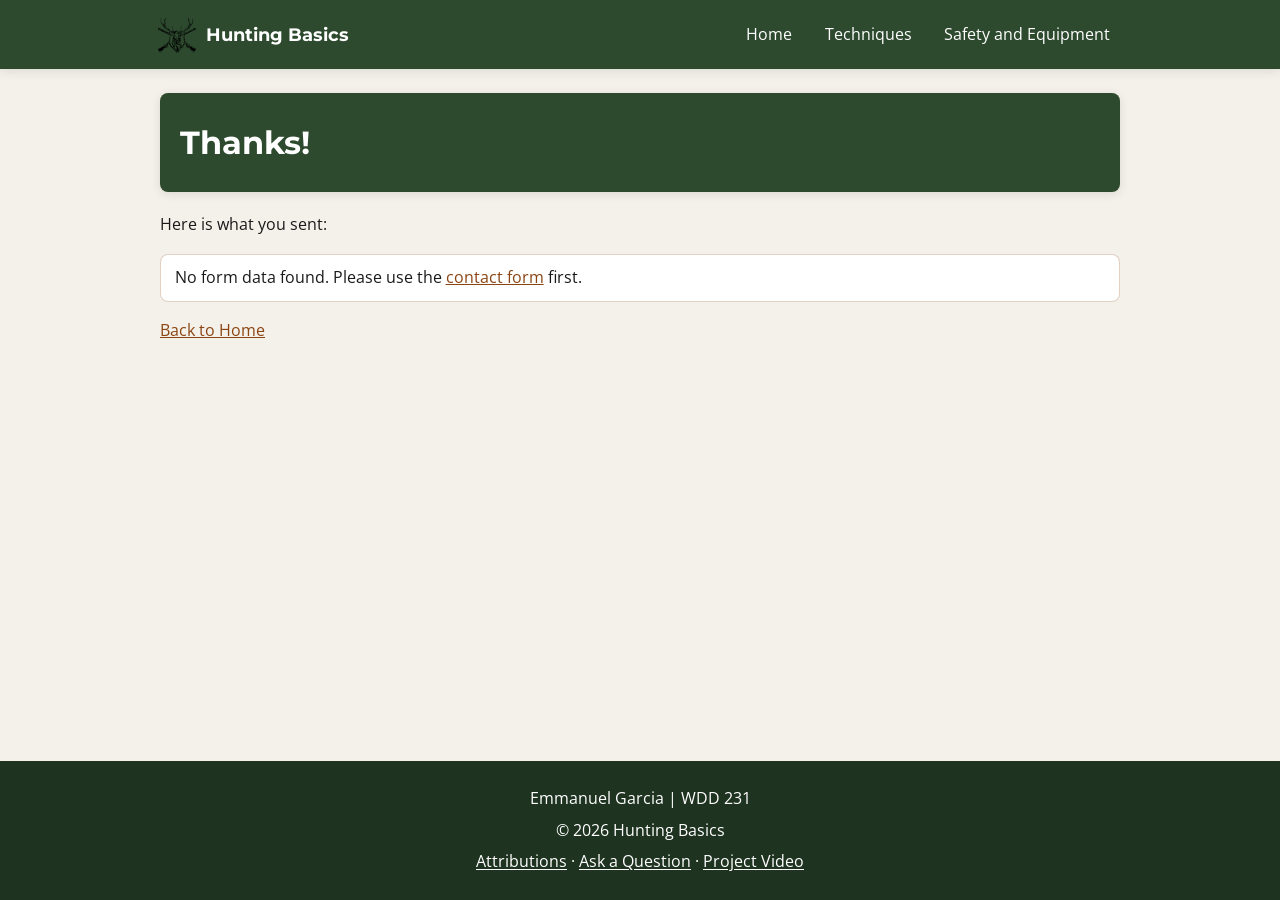
<file: hunting/form-response.html>
<!DOCTYPE html>
<html lang="en">

<head>
    <meta charset="UTF-8">
    <meta name="viewport" content="width=device-width, initial-scale=1.0">
    <link rel="icon" href="images/hunting_logo.svg" type="image/svg+xml">
    <title>Form Received | Hunting Basics</title>
    <meta name="description" content="Confirmation page for the hunting basics contact form.">
    <meta name="author" content="Emmanuel Garcia">

    <meta property="og:title" content="Form Received | Hunting Basics">
    <meta property="og:description" content="Confirmation page for the hunting basics contact form.">
    <meta property="og:image" content="https://raagnaa.github.io/wdd231/hunting/images/hero.webp">
    <meta property="og:url" content="https://raagnaa.github.io/wdd231/hunting/form-response.html">
    <meta property="og:type" content="website">

    <link rel="stylesheet" href="styles/normalize.css">
    <link rel="stylesheet" href="styles/small.css">
    <link rel="stylesheet" href="styles/larger.css">

    <link rel="preconnect" href="https://fonts.googleapis.com">
    <link rel="preconnect" href="https://fonts.gstatic.com" crossorigin>
    <link href="https://fonts.googleapis.com/css2?family=Montserrat:wght@600;700&family=Open+Sans&display=swap" rel="stylesheet">

    <script src="scripts/menu.js" defer></script>
    <script src="scripts/form-response.js" defer></script>
</head>

<body>
    <header>
        <div class="header-inner">
            <a class="logo" href="index.html">
                <img src="images/hunting_logo.svg" alt="Hunting Basics logo" width="42" height="42">
                Hunting Basics
            </a>
            <button class="menu-toggle" type="button" aria-expanded="false" aria-controls="main-nav">Menu</button>
            <nav id="main-nav" aria-label="Main navigation">
                <ul>
                    <li><a href="index.html">Home</a></li>
                    <li><a href="techniques.html">Techniques</a></li>
                    <li><a href="safety.html">Safety and Equipment</a></li>
                </ul>
            </nav>
        </div>
    </header>

    <main>
        <div class="page-banner">
            <h1>Thanks!</h1>
        </div>
        <p>Here is what you sent:</p>
        <div id="summary"></div>
        <p><a href="index.html">Back to Home</a></p>
    </main>

    <footer>
        <p>Emmanuel Garcia | WDD 231</p>
        <p>&copy; <span id="year"></span> Hunting Basics</p>
        <p>
            <a href="attributions.html">Attributions</a> ·
            <a href="form.html">Ask a Question</a> ·
            <a href="video.html">Project Video</a>
        </p>
    </footer>
</body>

</html>
</file>
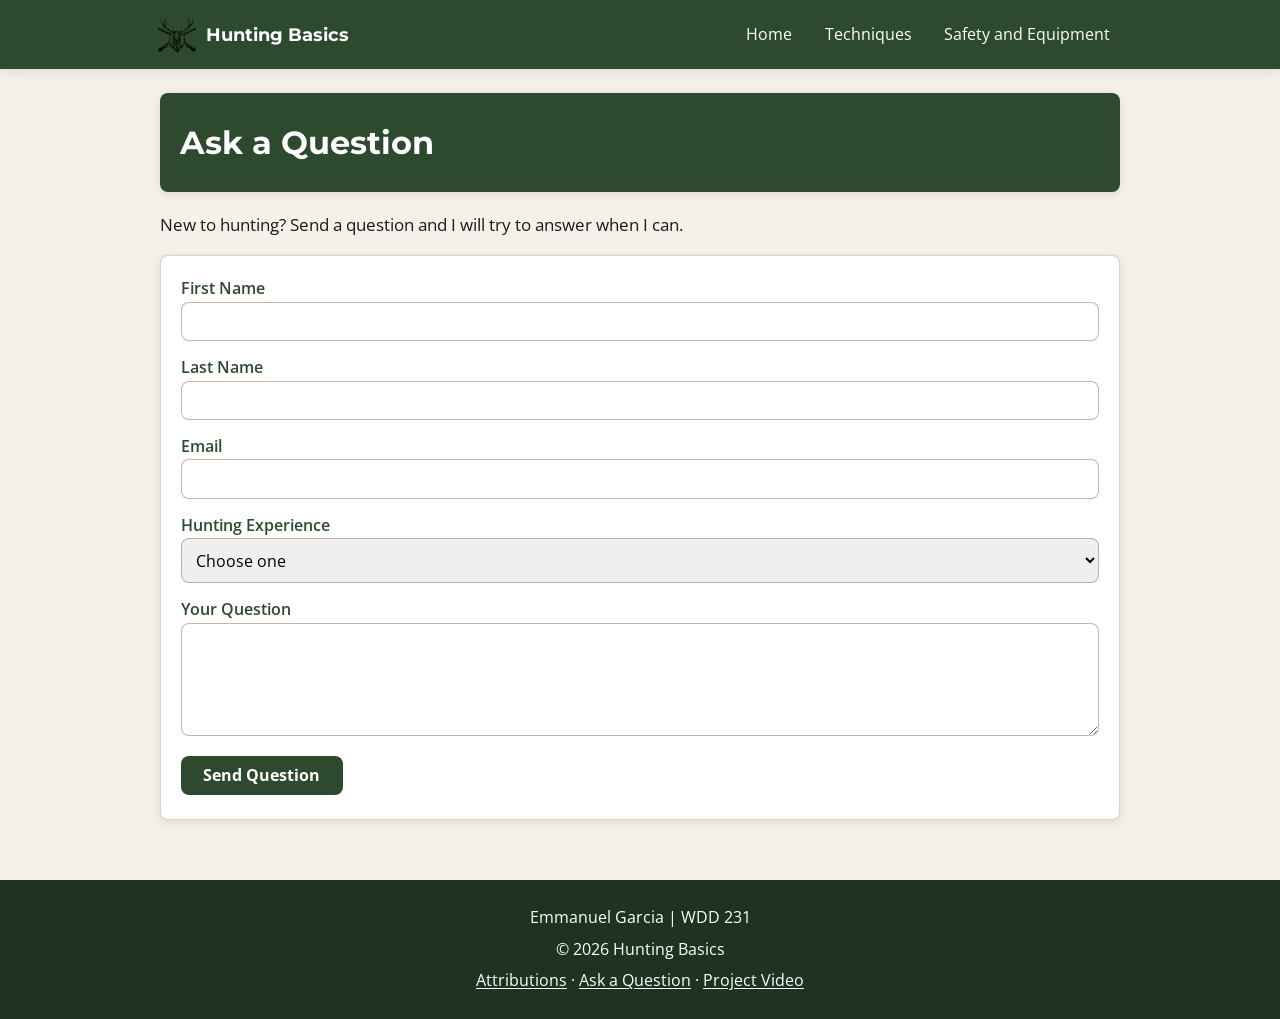
<file: hunting/form.html>
<!DOCTYPE html>
<html lang="en">

<head>
    <meta charset="UTF-8">
    <meta name="viewport" content="width=device-width, initial-scale=1.0">
    <link rel="icon" href="images/hunting_logo.svg" type="image/svg+xml">
    <title>Ask a Question | Hunting Basics</title>
    <meta name="description" content="Send a beginner hunting question through the contact form.">
    <meta name="author" content="Emmanuel Garcia">

    <meta property="og:title" content="Ask a Question | Hunting Basics">
    <meta property="og:description" content="Send a beginner hunting question through the contact form.">
    <meta property="og:image" content="https://raagnaa.github.io/wdd231/hunting/images/hero.webp">
    <meta property="og:url" content="https://raagnaa.github.io/wdd231/hunting/form.html">
    <meta property="og:type" content="website">

    <link rel="stylesheet" href="styles/normalize.css">
    <link rel="stylesheet" href="styles/small.css">
    <link rel="stylesheet" href="styles/larger.css">

    <link rel="preconnect" href="https://fonts.googleapis.com">
    <link rel="preconnect" href="https://fonts.gstatic.com" crossorigin>
    <link href="https://fonts.googleapis.com/css2?family=Montserrat:wght@600;700&family=Open+Sans&display=swap" rel="stylesheet">

    <script src="scripts/menu.js" defer></script>
    <script src="scripts/form.js" defer></script>
</head>

<body>
    <header>
        <div class="header-inner">
            <a class="logo" href="index.html">
                <img src="images/hunting_logo.svg" alt="Hunting Basics logo" width="42" height="42">
                Hunting Basics
            </a>
            <button class="menu-toggle" type="button" aria-expanded="false" aria-controls="main-nav">Menu</button>
            <nav id="main-nav" aria-label="Main navigation">
                <ul>
                    <li><a href="index.html">Home</a></li>
                    <li><a href="techniques.html">Techniques</a></li>
                    <li><a href="safety.html">Safety and Equipment</a></li>
                </ul>
            </nav>
        </div>
    </header>

    <main>
        <div class="page-banner">
            <h1>Ask a Question</h1>
        </div>
        <p class="intro-text">New to hunting? Send a question and I will try to answer when I can.</p>

        <section class="form-section">
            <form action="form-response.html" method="get" id="contact-form">
                <label for="fname">First Name</label>
                <input type="text" id="fname" name="fname" autocomplete="given-name" title="First Name" required>

                <label for="lname">Last Name</label>
                <input type="text" id="lname" name="lname" autocomplete="family-name" title="Last Name" required>

                <label for="email">Email</label>
                <input type="email" id="email" name="email" autocomplete="email" title="Email" required>

                <label for="experience">Hunting Experience</label>
                <select id="experience" name="experience" title="Hunting Experience" required>
                    <option value="">Choose one</option>
                    <option value="never">Never hunted</option>
                    <option value="once">Once or twice</option>
                    <option value="learning">Still learning</option>
                </select>

                <label for="question">Your Question</label>
                <textarea id="question" name="question" rows="5" title="Your Question" required></textarea>

                <input type="hidden" id="timestamp" name="timestamp" value="">

                <input type="submit" value="Send Question">
            </form>
        </section>
    </main>

    <footer>
        <p>Emmanuel Garcia | WDD 231</p>
        <p>&copy; <span id="year"></span> Hunting Basics</p>
        <p>
            <a href="attributions.html">Attributions</a> ·
            <a href="form.html">Ask a Question</a> ·
            <a href="video.html">Project Video</a>
        </p>
    </footer>
</body>

</html>
</file>
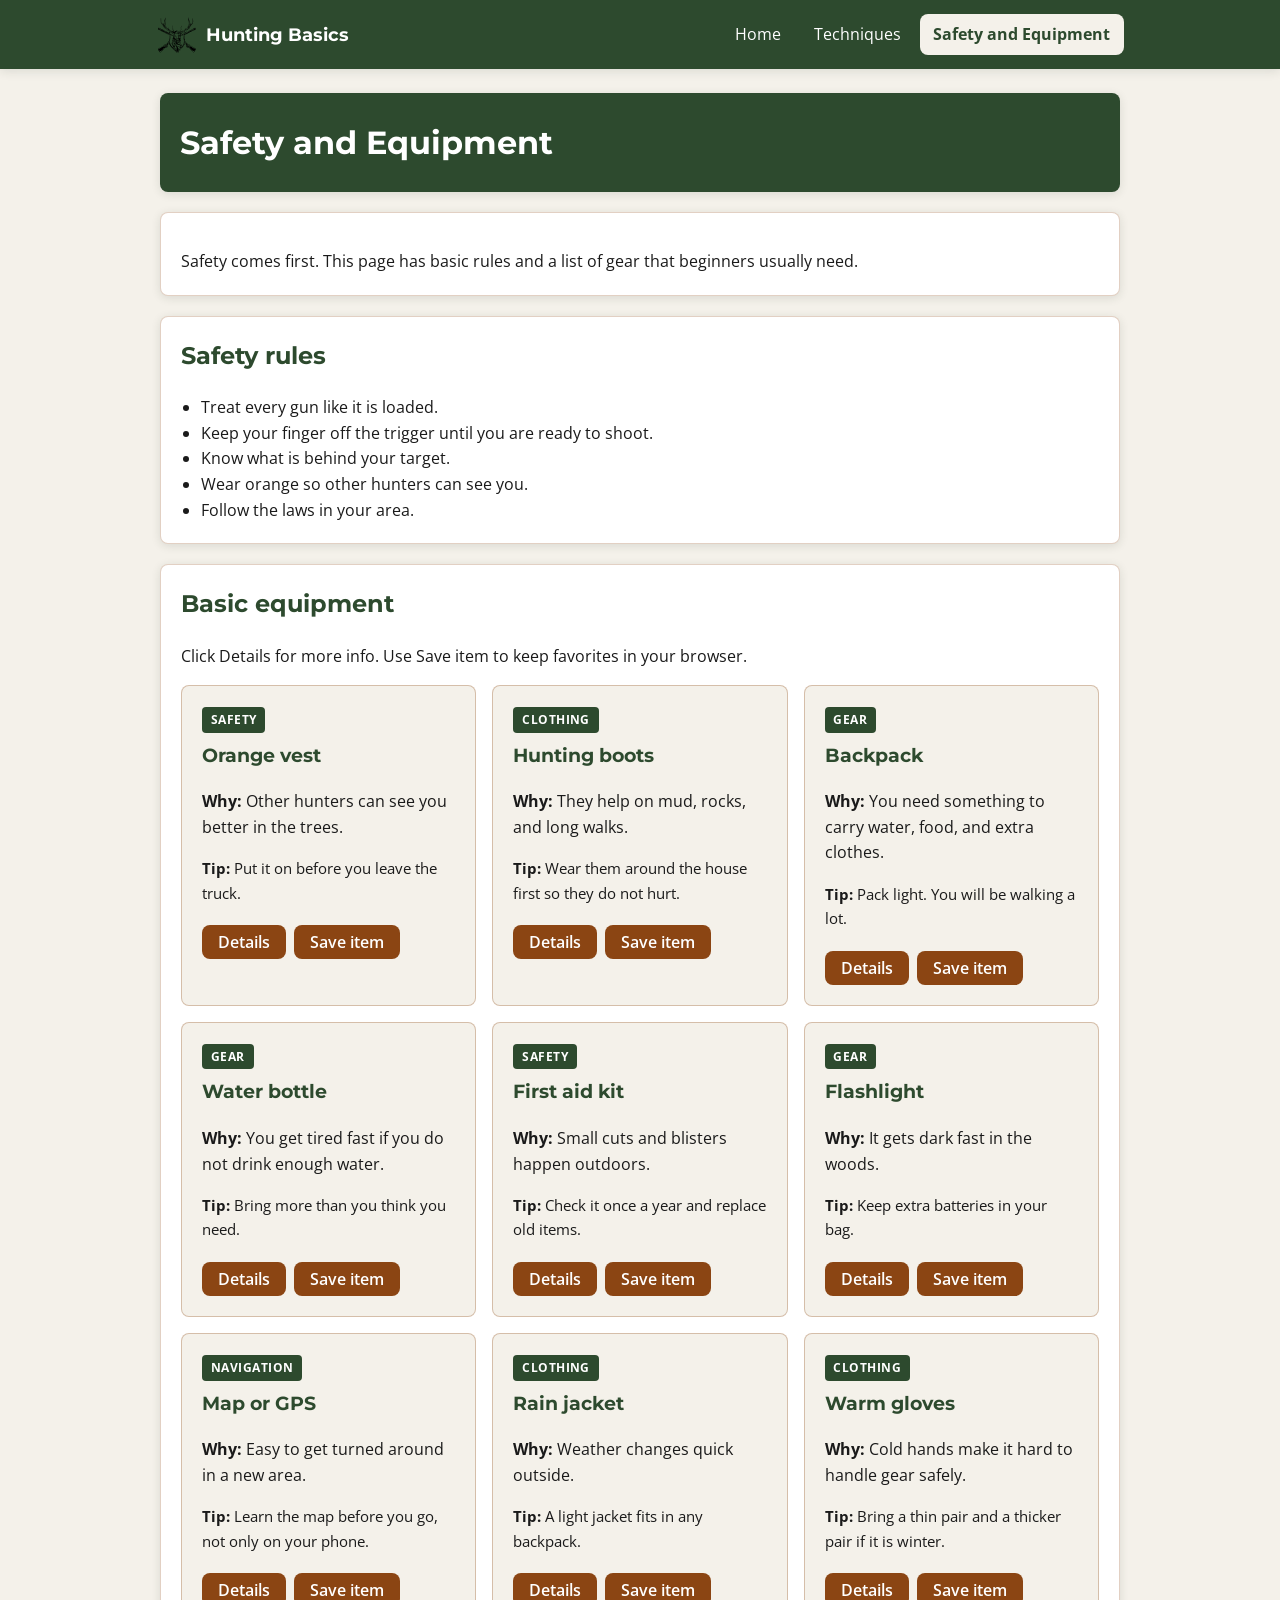
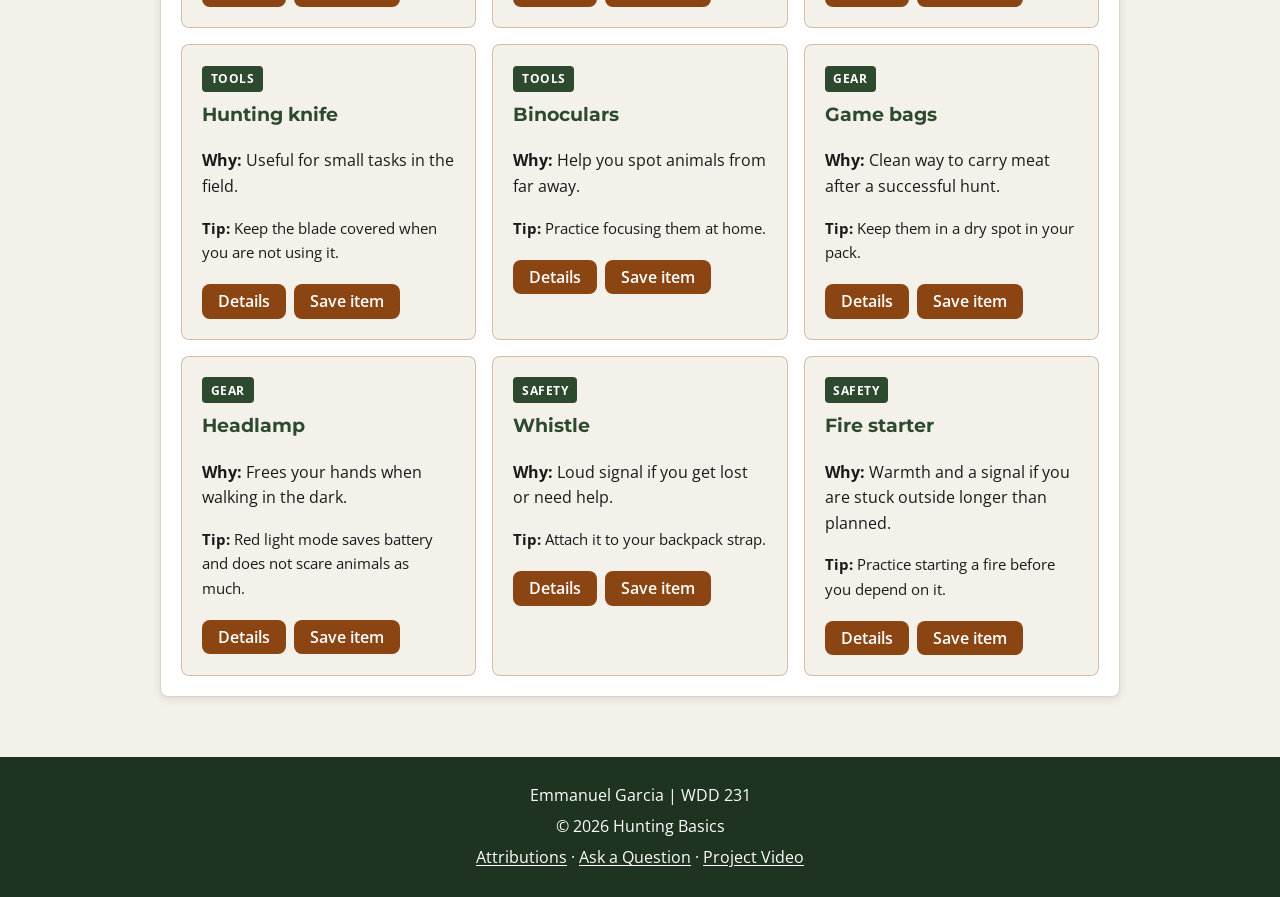
<file: hunting/safety.html>
<!DOCTYPE html>
<html lang="en">

<head>
    <meta charset="UTF-8">
    <meta name="viewport" content="width=device-width, initial-scale=1.0">
    <link rel="icon" href="images/hunting_logo.svg" type="image/svg+xml">
    <title>Safety and Equipment | Hunting Basics</title>
    <meta name="description" content="Hunting safety rules and basic equipment for beginners.">
    <meta name="author" content="Emmanuel Garcia">

    <meta property="og:title" content="Safety and Equipment | Hunting Basics">
    <meta property="og:description" content="Hunting safety rules and basic equipment for beginners.">
    <meta property="og:image" content="https://raagnaa.github.io/wdd231/hunting/images/hero.webp">
    <meta property="og:url" content="https://raagnaa.github.io/wdd231/hunting/safety.html">
    <meta property="og:type" content="website">

    <link rel="stylesheet" href="styles/normalize.css">
    <link rel="stylesheet" href="styles/small.css">
    <link rel="stylesheet" href="styles/larger.css">

    <link rel="preconnect" href="https://fonts.googleapis.com">
    <link rel="preconnect" href="https://fonts.gstatic.com" crossorigin>
    <link href="https://fonts.googleapis.com/css2?family=Montserrat:wght@600;700&family=Open+Sans&display=swap" rel="stylesheet">

    <script src="scripts/menu.js" defer></script>
    <script src="scripts/equipment.js" type="module"></script>
</head>

<body>
    <header>
        <div class="header-inner">
            <a class="logo" href="index.html">
                <img src="images/hunting_logo.svg" alt="Hunting Basics logo" width="42" height="42">
                Hunting Basics
            </a>
            <button class="menu-toggle" type="button" aria-expanded="false" aria-controls="main-nav">Menu</button>
            <nav id="main-nav" aria-label="Main navigation">
                <ul>
                    <li><a href="index.html">Home</a></li>
                    <li><a href="techniques.html">Techniques</a></li>
                    <li><a href="safety.html" aria-current="page">Safety and Equipment</a></li>
                </ul>
            </nav>
        </div>
    </header>

    <main>
        <div class="page-banner">
            <h1>Safety and Equipment</h1>
        </div>

        <section class="intro">
            <p>Safety comes first. This page has basic rules and a list of gear that beginners usually need.</p>
        </section>

        <section class="tips">
            <h2>Safety rules</h2>
            <ul>
                <li>Treat every gun like it is loaded.</li>
                <li>Keep your finger off the trigger until you are ready to shoot.</li>
                <li>Know what is behind your target.</li>
                <li>Wear orange so other hunters can see you.</li>
                <li>Follow the laws in your area.</li>
            </ul>
        </section>

        <section class="tips">
            <h2>Basic equipment</h2>
            <p>Click Details for more info. Use Save item to keep favorites in your browser.</p>
            <div id="equipment-list" class="cards"></div>
        </section>
    </main>

    <dialog id="equipment-modal">
        <button type="button" id="close-modal" aria-label="Close">X</button>
        <h2 id="modal-name"></h2>
        <p><strong>Category:</strong> <span id="modal-category"></span></p>
        <p><strong>Why you need it:</strong> <span id="modal-why"></span></p>
        <p><strong>Tip:</strong> <span id="modal-tip"></span></p>
    </dialog>

    <footer>
        <p>Emmanuel Garcia | WDD 231</p>
        <p>&copy; <span id="year"></span> Hunting Basics</p>
        <p>
            <a href="attributions.html">Attributions</a> ·
            <a href="form.html">Ask a Question</a> ·
            <a href="video.html">Project Video</a>
        </p>
    </footer>
</body>

</html>
</file>
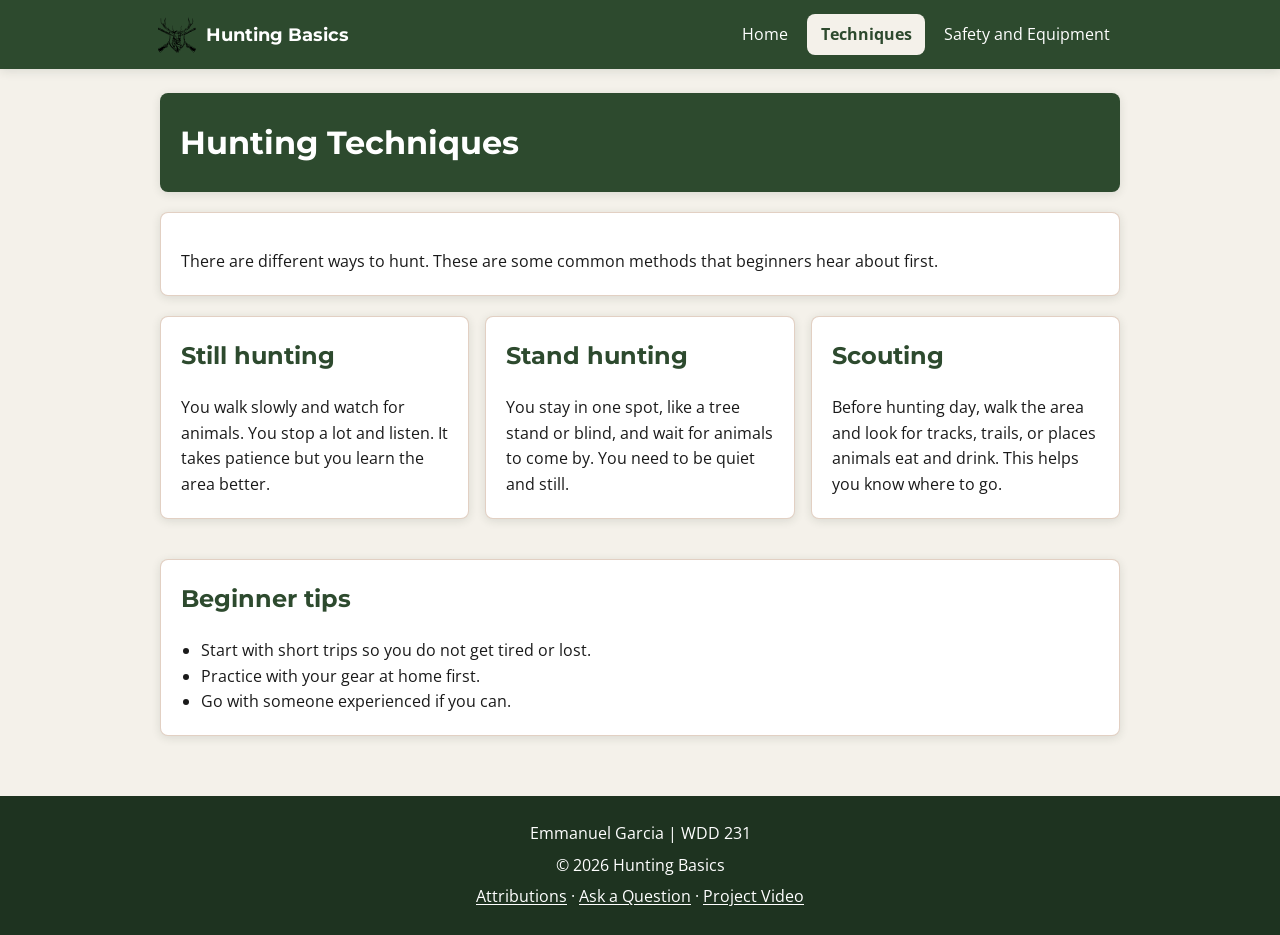
<file: hunting/techniques.html>
<!DOCTYPE html>
<html lang="en">

<head>
    <meta charset="UTF-8">
    <meta name="viewport" content="width=device-width, initial-scale=1.0">
    <link rel="icon" href="images/hunting_logo.svg" type="image/svg+xml">
    <title>Techniques | Hunting Basics</title>
    <meta name="description" content="Basic hunting techniques and tips for beginners on stalking, field craft, and getting started outdoors.">
    <meta name="author" content="Emmanuel Garcia">

    <meta property="og:title" content="Hunting Techniques and Tips for Beginners">
    <meta property="og:description" content="Basic hunting techniques and tips for beginners on stalking, field craft, and getting started outdoors.">
    <meta property="og:image" content="https://raagnaa.github.io/wdd231/hunting/images/hero.webp">
    <meta property="og:url" content="https://raagnaa.github.io/wdd231/hunting/techniques.html">
    <meta property="og:type" content="website">

    <link rel="stylesheet" href="styles/normalize.css">
    <link rel="stylesheet" href="styles/small.css">
    <link rel="stylesheet" href="styles/larger.css">

    <link rel="preconnect" href="https://fonts.googleapis.com">
    <link rel="preconnect" href="https://fonts.gstatic.com" crossorigin>
    <link href="https://fonts.googleapis.com/css2?family=Montserrat:wght@600;700&family=Open+Sans&display=swap" rel="stylesheet">

    <script src="scripts/menu.js" defer></script>
</head>

<body>
    <header>
        <div class="header-inner">
            <a class="logo" href="index.html">
                <img src="images/hunting_logo.svg" alt="Hunting Basics logo" width="42" height="42">
                Hunting Basics
            </a>
            <button class="menu-toggle" type="button" aria-expanded="false" aria-controls="main-nav">Menu</button>
            <nav id="main-nav" aria-label="Main navigation">
                <ul>
                    <li><a href="index.html">Home</a></li>
                    <li><a href="techniques.html" aria-current="page">Techniques</a></li>
                    <li><a href="safety.html">Safety and Equipment</a></li>
                </ul>
            </nav>
        </div>
    </header>

    <main>
        <div class="page-banner">
            <h1>Hunting Techniques</h1>
        </div>

        <section class="intro">
            <p>There are different ways to hunt. These are some common methods that beginners hear about first.</p>
        </section>

        <div class="technique-grid">
        <section class="tips">
            <h2>Still hunting</h2>
            <p>You walk slowly and watch for animals. You stop a lot and listen. It takes patience but you learn the area better.</p>
        </section>

        <section class="tips">
            <h2>Stand hunting</h2>
            <p>You stay in one spot, like a tree stand or blind, and wait for animals to come by. You need to be quiet and still.</p>
        </section>

        <section class="tips">
            <h2>Scouting</h2>
            <p>Before hunting day, walk the area and look for tracks, trails, or places animals eat and drink. This helps you know where to go.</p>
        </section>
        </div>

        <section class="tips">
            <h2>Beginner tips</h2>
            <ul>
                <li>Start with short trips so you do not get tired or lost.</li>
                <li>Practice with your gear at home first.</li>
                <li>Go with someone experienced if you can.</li>
            </ul>
        </section>
    </main>

    <footer>
        <p>Emmanuel Garcia | WDD 231</p>
        <p>&copy; <span id="year"></span> Hunting Basics</p>
        <p>
            <a href="attributions.html">Attributions</a> ·
            <a href="form.html">Ask a Question</a> ·
            <a href="video.html">Project Video</a>
        </p>
    </footer>
</body>

</html>
</file>
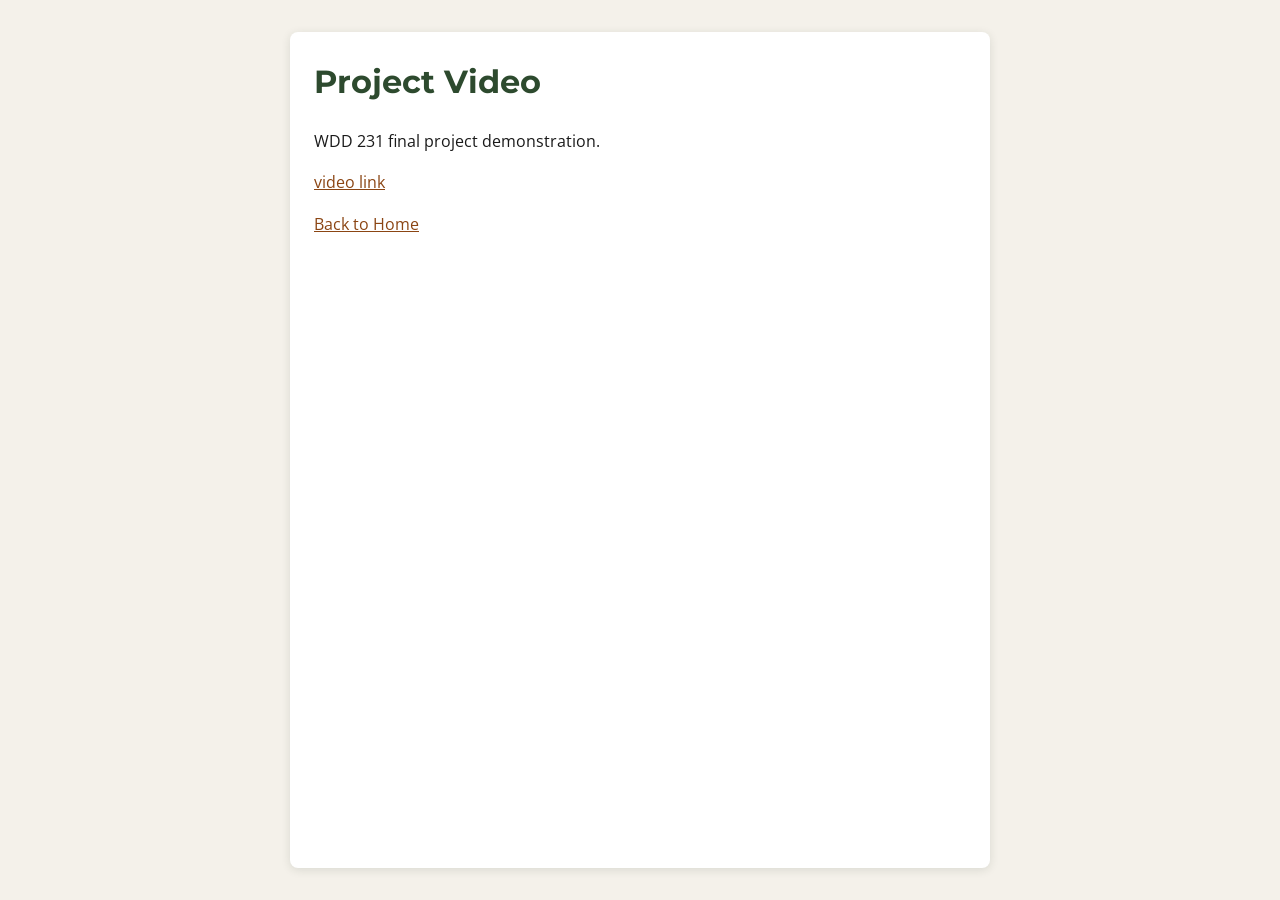
<file: hunting/video.html>
<!DOCTYPE html>
<html lang="en">

<head>
    <meta charset="UTF-8">
    <meta name="viewport" content="width=device-width, initial-scale=1.0">
    <link rel="icon" href="images/hunting_logo.svg" type="image/svg+xml">
    <title>Project Video | Hunting Basics</title>
    <meta name="description" content="WDD 231 project video showing fetch, try catch, ES modules, and equipment modal on Hunting Basics.">
    <meta name="author" content="Emmanuel Garcia">

    <meta property="og:title" content="Project Video | Hunting Basics">
    <meta property="og:description" content="WDD 231 project video showing fetch, try catch, ES modules, and equipment modal on Hunting Basics.">
    <meta property="og:image" content="https://raagnaa.github.io/wdd231/hunting/images/hero.webp">
    <meta property="og:url" content="https://raagnaa.github.io/wdd231/hunting/video.html">
    <meta property="og:type" content="website">

    <link rel="stylesheet" href="styles/normalize.css">
    <link rel="stylesheet" href="styles/small.css">
    <link rel="preconnect" href="https://fonts.googleapis.com">
    <link rel="preconnect" href="https://fonts.gstatic.com" crossorigin>
    <link href="https://fonts.googleapis.com/css2?family=Montserrat:wght@600;700&family=Open+Sans&display=swap" rel="stylesheet">
</head>

<body>
    <main class="simple-page">
        <h1>Project Video</h1>
        <p>WDD 231 final project demonstration.</p>
        <p><a href="https://www.loom.com/share/7fe549ced0154d32936a6bb036ab6b38" target="_blank" rel="noopener">video link</a></p>
        <p><a href="index.html">Back to Home</a></p>
    </main>
</body>

</html>
</file>
<file: chamber/styles/small.css>
:root {
    --primary: #1a365d;
    --secondary: #b8860b;
    --accent: #2c7a7b;
    --background: #f7f5f0;
    --text: #2d3748;
    --white: #ffffff;
    --shadow: 0 2px 8px rgba(26, 54, 93, 0.12);
    --radius: 8px;
}

*,
*::before,
*::after {
    box-sizing: border-box;
}

header {
    background: var(--primary);
    color: var(--white);
    position: relative;
}

.header-inner {
    display: flex;
    justify-content: space-between;
    align-items: center;
    padding: .75rem 1rem;
}

.logo {
    color: var(--white);
    text-decoration: none;
    font-weight: 700;
}

.menu-toggle {
    background: transparent;
    border: 2px solid var(--secondary);
    color: var(--white);
    padding: .4rem .7rem;
    border-radius: var(--radius);
    cursor: pointer;
}

#main-nav {
    display: none;
    position: absolute;
    top: 100%;
    left: 0;
    right: 0;
    background: var(--primary);

}

#main-nav.open {
    display: block;
}

#main-nav ul {
    list-style: none;
    margin: 0;
    padding: 0;
}

#main-nav a {
    display: block;
    padding: .75rem 1rem;
    color: var(--white);
    text-decoration: none;
}

#main-nav a[aria-current="page"] {
    background: var(--background);
    color: var(--primary);
    font-weight: 700;
}

main {
    max-width: 1100px;
    margin: 0 auto;
    padding: 1rem;
}

h1 {
    font-family: "Montserrat", sans-serif;
    color: var(--primary);
}

body {
    margin: 0;
    font-family: "Open Sans", sans-serif;
    color: var(--text);
    background: var(--background);
    line-height: 1.6;
}

.view-buttons {
    margin: 1rem 0;
    padding: 0.5rem;
    background: var(--primary);
    text-align: center;
    border-radius: var(--radius);
}

#directory.grid {
    display: grid;
    grid-template-columns: repeat(auto-fit, minmax(200px, 1fr));
    gap: 0.5rem;
    align-items: stretch;
}

#directory.grid .card {
    background: var(--white);
    border: 1px solid rgb(0 0 0 / 10%);
    border-radius: var(--radius);
    box-shadow: var(--shadow);
    padding: 0.5rem;
    text-align: center;
}

#directory.grid .card>* {
    margin: 0.25rem auto;
}

#directory.grid .card img {
    width: 100%;
    max-width: 280px;
    height: 160px;
    object-fit: cover;
    border: 1px solid var(--white);
    box-shadow: var(--shadow);
}

#directory.grid .card h2 {
    font-size: 1.15rem;
}

#directory.grid .card-phone,
#directory.grid .card-web {
    font-size: 0.9rem;
}

#directory.grid .card-details {
    display: block;
}

#directory.list {
    display: flex;
    flex-direction: column;
}

#directory.list .card {
    display: grid;
    grid-template-columns: 2fr 1fr 1fr;
    align-items: center;
    margin: 0;
    padding: 0.35rem 0.75rem;
    background: #e8e8e8;
    border-bottom: 1px solid #bbb;
    border-radius: 0;
    box-shadow: none;
}

#directory.list .card>* {
    margin: 0 0.5rem;
}

#directory.list .card img {
    display: none;
}

#directory.list .card h2 {
    font-size: 1rem;
    margin: 0;
    text-align: left;
}

#directory.list .card-phone,
#directory.list .card-web {
    margin: 0;
    font-size: 0.85rem;
}

#directory.list .card-details {
    display: none;
}

#directory.list .card:nth-child(even) {
    background: #d4d4d4;
}

img {
    border-style: none;
    max-width: 100%;
    display: block;
}

footer {
    background: var(--primary);
    color: var(--white);
    margin-top: 2rem;
    padding: 1.5rem 1rem;
}

footer p {
    margin: .35rem 0;
}

footer a {
    color: #fbd38d;
}

.view-buttons button {
    margin: 0 0.25rem;
    padding: 0.5rem 1rem;
    border: 2px solid var(--secondary);
    background: var(--white);
    color: var(--primary);
    font-weight: 700;
    border-radius: var(--radius);
    cursor: pointer;
}

.view-buttons button.active {
    background: var(--secondary);
    color: #1a1a1a;
}

.card h2 {
    font-family: "Montserrat", sans-serif;
    color: var(--primary);
}

.card-details {
    padding-top: 0.35rem;
}

.badge {
    display: inline-block;
    font-size: 0.7rem;
    font-weight: 700;
    text-transform: uppercase;
    letter-spacing: 0.04em;
    padding: 0.2rem 0.5rem;
    border-radius: 4px;
    margin-bottom: 0.5rem;
}

.badge.member {
    background: #e2e8f0;
    color: var(--primary);
}

.badge.silver {
    background: #cbd5e1;
    color: #334155;
}

.badge.gold {
    background: var(--secondary);
    color: #1a1a1a;
}

.card-details .tagline {
    font-style: italic;
    color: var(--accent);
    font-size: 0.9rem;
}

.card-details .address {
    font-size: 0.85rem;
}

.hero img {
    width: 100%;
    height: 350px;
    object-fit: cover;
}

.hero-content {
    padding: 1rem;
    text-align: center;
}

.hero-content h1 {
    margin: 0 0 0.5rem;
}

#spotlight-cards {
    display: grid;
    grid-template-columns: 1fr;
    gap: 1rem;
}

.spotlight-card {
    padding: 1rem;
    background: var(--background);
    border: 1px solid rgb(0 0 0 / 10%);
    border-radius: var(--radius);
    text-align: center;
}

.spotlight-card img {
    width: 100%;
    max-width: 200px;
    height: 120px;
    object-fit: cover;
    margin: 0 auto .5rem;
}

.spotlight-card h3 {
    margin: 0 0 .35rem;
    font-family: "Montserrat", sans-serif;
    color: var(--primary);
    font-size: 1rem;
}

.cta {
    display: inline-block;
    padding: 0.6rem 1.2rem;
    background: var(--secondary);
    color: #1a1a1a;
    text-decoration: none;
    font-weight: 700;
    border-radius: var(--radius);
    margin-top: .75rem;
    margin-bottom: 0;
}

.events,
.weather,
.spotlights {
    padding: 1rem;
    background: var(--white);
    border-radius: var(--radius);
    box-shadow: var(--shadow);
    margin-bottom: 1rem;
}

.join-layout {
    display: flex;
    flex-direction: column;
    gap: 1.5rem;
    padding: 1rem;
}

.membership-cards {
    display: grid;
    grid-template-columns: 1fr;
    gap: 1rem;
}

.join-form-section {
    padding: 1rem;
    background: var(--white);
    border-radius: var(--radius);
    box-shadow: var(--shadow);
}

#join-form label,
#join-form input,
#join-form select,
#join-form button,
#join-form textarea {
    display: block;
    width: 100%;
    max-width: 100%;
}

#join-form label {
    margin-top: .75rem;
    font-weight: 600;
}

#join-form label:first-of-type {
    margin-top: 0;
}

#join-form textarea,
#join-form input,
#join-form select {
    margin-bottom: .25rem;
    padding: .5rem;
    border: 1px solid #ccc;
    border-radius: var(--radius);
}

#join-form input[type="submit"] {
    margin-top: 1rem;
    padding: .6rem 1.2rem;
    background: var(--primary);
    color: var(--white);
    border: none;
    font-weight: 700;
    border-radius: var(--radius);
    cursor: pointer;
    width: auto;
}

.level-card {
    padding: 1rem;
    background: var(--white);
    border: 1px solid rgb(0 0 0 / 10%);
    border-radius: var(--radius);
    text-align: center;
    animation: cardFadeIn .6s ease-in-out both;
}

.membership-cards .card:nth-child(2) {
    animation-delay: .15s;
}

.membership-cards .level-card:nth-child(3) {
    animation-delay: .3s;
}

.membership-cards .level-card:nth-child(4) {
    animation-delay: .45s;
}

@keyframes cardFadeIn {
    from {
        opacity: 0;
        transform: translateY(16px);
    }

    to {
        opacity: 1;
        transform: translateY(0);
    }
}

.info-link {
    padding: .4rem .8rem;
    background: var(--primary);
    color: var(--white);
    border: none;
    border-radius: var(--radius);
    cursor: pointer;
}

.discover-grid {
    display: grid;
    gap: 1rem;
    grid-template-areas:
        "intro"
        "visit"
        "cards";
    grid-template-columns: 1fr;
    padding: 1rem;
    width: 100%;
}

.intro {
    grid-area: intro;
    background: var(--white);
    padding: 1rem;
    border-radius: var(--radius);
    box-shadow: var(--shadow);
}

.cards {
    grid-area: cards;
    display: grid;
    gap: 1rem;
    grid-template-areas:
        "c1"
        "c2"
        "c3"
        "c4"
        "c5"
        "c6"
        "c7"
        "c8";
    grid-template-columns: 1fr;
}

.place-card:nth-child(1) { grid-area: c1; }
.place-card:nth-child(2) { grid-area: c2; }
.place-card:nth-child(3) { grid-area: c3; }
.place-card:nth-child(4) { grid-area: c4; }
.place-card:nth-child(5) { grid-area: c5; }
.place-card:nth-child(6) { grid-area: c6; }
.place-card:nth-child(7) { grid-area: c7; }
.place-card:nth-child(8) { grid-area: c8; }

.discover-grid h1,
.discover-grid h2 {
    margin-top: 0;
    color: var(--primary);
}

.visit-banner {
    grid-area: visit;
    background: var(--accent);
    color: var(--white);
    font-weight: 600;
    text-align: center;
    padding: 1rem;
    border-radius: var(--radius);
    box-shadow: var(--shadow);
}

.place-card {
    background: var(--white);
    border-radius: var(--radius);
    box-shadow: var(--shadow);
    overflow: hidden;
    display: flex;
    flex-direction: column;
}

.place-card img {
    width: 100%;
    height: auto;
    display: block;
    object-fit: cover;
}

.place-card h2,
.place-card .address,
.place-card .description,
.place-card .learn-more {
    padding: 0 1rem;
}

.place-card h2 {
    margin: 0.75rem 0 0.25rem;
}

.place-card .address {
    margin: 0 0 0.5rem;
    font-size: 0.9rem;
    color: var(--accent);
}

.place-card .description {
    margin: 0 0 1rem;
    flex-grow: 1;
}

.place-card .learn-more {
    display: inline-block;
    margin: 0 1rem 1rem;
    padding: 0.5rem 1rem;
    background: var(--primary);
    color: var(--white);
    text-decoration: none;
    border-radius: var(--radius);
    font-weight: 600;
    width: fit-content;
}
</file>
<file: chamber/styles/larger.css>
@media screen and (min-width: 37.5rem) {
    .menu-toggle {
        display: none;
    }

    #main-nav {
        display: block;
        position: static;
    }

    #main-nav ul {
        display: flex;
        gap: .5rem;
    }

    #main-nav a {
        padding: .5rem .85rem;
        border-radius: var(--radius);
    }

    .home-row {
        display: grid;
        grid-template-columns: 1fr 1fr;
        gap: 1rem;
    }

    #spotlight-cards {
        grid-template-columns: repeat(3, 1fr);
    }
}

@media screen and (min-width: 56rem) {
    .join-layout {
        display: grid;
        grid-template-columns: 1fr 1fr;
        align-items: start;
        gap: 2rem;
    }

    .membership-cards {
        grid-template-columns: 1fr 1fr;
    }
}

@media screen and (min-width: 40.0625rem) and (max-width: 64rem) {
    .discover-grid {
        grid-template-areas:
            "intro intro"
            "visit visit"
            "cards cards";
        grid-template-columns: 1fr 1fr;
        gap: 1.25rem;
        padding: 1.5rem;
    }

    .cards {
        grid-template-areas:
            "c1 c2"
            "c3 c4"
            "c5 c6"
            "c7 c8";
        grid-template-columns: 1fr 1fr;
    }

    .place-card img {
        transition: transform 0.3s ease, filter 0.3s ease;
    }

    .place-card img:hover {
        transform: scale(1.03);
        filter: brightness(1.1);
    }
}

@media screen and (min-width: 64.0625rem) {
    .discover-grid {
        grid-template-areas:
            "intro intro visit"
            "cards cards cards";
        grid-template-columns: 1fr 1fr 1fr;
        gap: 1.5rem;
        padding: 1.5rem;
        width: 100%;
    }

    .cards {
        grid-template-areas:
            "c1 c1 c2"
            "c3 c4 c5"
            "c6 c7 c8";
        grid-template-columns: 1fr 1fr 1fr;
    }

    .place-card img {
        transition: transform .3s ease, filter .3s ease;
    }

    .place-card img:hover {
        transform: scale(1.05);
        filter: brightness(1.15);
    }
}
</file>
<file: hunting/styles/small.css>
:root {
    --green: #2d4a2e;
    --green-dark: #1e3320;
    --tan: #f4f1ea;
    --brown: #8b4513;
    --text: #1a1a1a;
    --white: #ffffff;
    --shadow: 0 2px 10px rgba(30, 51, 32, 0.12);
    --radius: 8px;
}

*,
*::before,
*::after {
    box-sizing: border-box;
}

body {
    margin: 0;
    font-family: "Open Sans", sans-serif;
    color: var(--text);
    background: var(--tan);
    line-height: 1.6;
    min-height: 100vh;
    display: flex;
    flex-direction: column;
}

header {
    background: var(--green);
    color: var(--white);
    position: relative;
    box-shadow: var(--shadow);
}

.header-inner {
    display: flex;
    justify-content: space-between;
    align-items: center;
    padding: .85rem 1rem;
    max-width: 1000px;
    margin: 0 auto;
}

.logo {
    display: flex;
    align-items: center;
    gap: .5rem;
    color: var(--white);
    text-decoration: none;
    font-family: "Montserrat", sans-serif;
    font-weight: 700;
    font-size: 1.1rem;
}

.logo img {
    width: 42px;
    height: 42px;
    border-radius: 4px;
    object-fit: contain;
}

.menu-toggle {
    background: transparent;
    border: 2px solid var(--brown);
    color: var(--white);
    padding: .4rem .75rem;
    border-radius: var(--radius);
    cursor: pointer;
    font-weight: 600;
}

#main-nav {
    display: none;
    position: absolute;
    top: 100%;
    left: 0;
    right: 0;
    background: var(--green-dark);
    z-index: 10;
}

#main-nav.open {
    display: block;
}

#main-nav ul {
    list-style: none;
    margin: 0;
    padding: 0;
}

#main-nav a {
    display: block;
    padding: .75rem 1rem;
    color: var(--white);
    text-decoration: none;
}

#main-nav a:hover {
    background: rgba(255, 255, 255, 0.1);
}

#main-nav a[aria-current="page"] {
    background: var(--tan);
    color: var(--green);
    font-weight: 700;
}

main {
    flex: 1;
    max-width: 1000px;
    width: 100%;
    margin: 0 auto;
    padding: 1.25rem 1rem 2rem;
}

h1,
h2,
h3 {
    font-family: "Montserrat", sans-serif;
    color: var(--green);
}

h1 {
    margin-top: 0;
}

a {
    color: var(--brown);
}

a:hover {
    color: var(--green-dark);
}

.page-banner {
    background: var(--green);
    color: var(--white);
    padding: 1.5rem 1.25rem;
    border-radius: var(--radius);
    margin-bottom: 1.25rem;
    box-shadow: var(--shadow);
}

.page-banner h1 {
    color: var(--white);
    margin: 0;
}

.intro,
.tips,
.page-links {
    background: var(--white);
    padding: 1.25rem;
    margin-bottom: 1.25rem;
    border: 1px solid rgba(139, 69, 19, 0.25);
    border-radius: var(--radius);
    box-shadow: var(--shadow);
}

.intro p:last-child,
.tips p:last-child {
    margin-bottom: 0;
}

.tips h2 {
    margin-top: 0;
}

.tips ul {
    padding-left: 1.25rem;
    margin-bottom: 0;
}

footer {
    background: var(--green-dark);
    color: var(--white);
    margin-top: auto;
    padding: 1.25rem 1rem;
    text-align: center;
}

footer p {
    margin: .35rem 0;
}

footer a {
    color: var(--white);
    text-decoration: underline;
    text-underline-offset: 2px;
}

footer a:hover {
    color: var(--tan);
}

.hero {
    border-radius: var(--radius);
    overflow: hidden;
    margin-bottom: 1.25rem;
    box-shadow: var(--shadow);
}

.hero img {
    width: 100%;
    height: 260px;
    object-fit: cover;
    display: block;
}

.hero-content {
    background: var(--white);
    padding: 1.25rem;
}

.hero-content h1 {
    margin-top: 0;
    margin-bottom: .5rem;
}

.hero-content p {
    margin: 0;
    font-size: 1.05rem;
}

.cards {
    display: grid;
    gap: 1rem;
}

.technique-grid {
    display: grid;
    gap: 1rem;
    margin-bottom: 1.25rem;
}

.card {
    background: var(--tan);
    padding: 1.25rem;
    border: 1px solid rgba(139, 69, 19, 0.3);
    border-radius: var(--radius);
    transition: transform 0.2s ease, box-shadow 0.2s ease;
}

.card:hover {
    transform: translateY(-2px);
    box-shadow: var(--shadow);
}

.card h3 {
    margin-top: 0;
    color: var(--green);
    font-family: "Montserrat", sans-serif;
}

.card-link {
    display: inline-block;
    margin-top: .5rem;
    padding: .5rem 1rem;
    background: var(--green);
    color: var(--white);
    text-decoration: none;
    border-radius: var(--radius);
    font-weight: 600;
}

.card-link:hover {
    background: var(--green-dark);
    color: var(--white);
}

.badge {
    display: inline-block;
    font-size: .75rem;
    font-weight: 700;
    text-transform: uppercase;
    letter-spacing: 0.04em;
    padding: .2rem .55rem;
    border-radius: 4px;
    background: var(--green);
    color: var(--white);
    margin-bottom: .5rem;
}

.equipment-card button {
    background: var(--brown);
    color: var(--white);
    border: none;
    padding: .5rem 1rem;
    cursor: pointer;
    border-radius: var(--radius);
    font-weight: 600;
    margin-top: .5rem;
}

.equipment-card button:hover {
    background: var(--green);
}

.card-tip {
    font-size: 0.95rem;
    margin-bottom: 0.75rem;
}

.card-actions {
    display: flex;
    flex-wrap: wrap;
    gap: 0.5rem;
}

.favorite-btn {
    background: var(--white);
    color: var(--green);
    border: 2px solid var(--green);
    padding: .5rem 1rem;
    cursor: pointer;
    border-radius: var(--radius);
    font-weight: 600;
}

.favorite-btn.saved {
    background: var(--green);
    color: var(--white);
}

.favorite-btn:hover {
    background: var(--green-dark);
    color: var(--white);
    border-color: var(--green-dark);
}

#equipment-modal {
    border: none;
    border-radius: var(--radius);
    padding: 1.5rem;
    max-width: 90%;
    box-shadow: 0 8px 30px rgba(0, 0, 0, 0.25);
}

#equipment-modal::backdrop {
    background: rgba(0, 0, 0, 0.55);
}

#equipment-modal h2 {
    margin-top: 0;
    padding-right: 2rem;
}

#close-modal {
    float: right;
    background: var(--brown);
    color: var(--white);
    border: none;
    padding: .35rem .65rem;
    cursor: pointer;
    border-radius: 4px;
    font-weight: 700;
}

#close-modal:hover {
    background: var(--green);
}

.form-section {
    background: var(--white);
    padding: 1.25rem;
    border: 1px solid rgba(139, 69, 19, 0.25);
    border-radius: var(--radius);
    margin-bottom: 1.25rem;
    box-shadow: var(--shadow);
}

.intro-text {
    margin-bottom: 1rem;
    font-size: 1.05rem;
}

#contact-form label,
#contact-form input,
#contact-form select,
#contact-form textarea {
    display: block;
    width: 100%;
    max-width: 100%;
}

#contact-form label {
    margin-top: .85rem;
    font-weight: 600;
    color: var(--green);
}

#contact-form label:first-of-type {
    margin-top: 0;
}

#contact-form input,
#contact-form select,
#contact-form textarea {
    padding: .6rem;
    margin-bottom: .25rem;
    border: 1px solid rgba(139, 69, 19, 0.4);
    border-radius: var(--radius);
    font-family: inherit;
}

#contact-form input:focus,
#contact-form select:focus,
#contact-form textarea:focus {
    outline: 2px solid var(--green);
    outline-offset: 1px;
}

#contact-form input[type="submit"] {
    margin-top: 1.25rem;
    background: var(--green);
    color: var(--white);
    border: none;
    padding: .65rem 1.4rem;
    cursor: pointer;
    width: auto;
    font-weight: 700;
    border-radius: var(--radius);
}

#contact-form input[type="submit"]:hover {
    background: var(--green-dark);
}

#summary p {
    background: var(--white);
    padding: .65rem .85rem;
    border: 1px solid rgba(139, 69, 19, 0.25);
    border-radius: var(--radius);
    margin-bottom: .5rem;
}

.simple-page {
    max-width: 700px;
    margin: 2rem auto;
    padding: 1.5rem;
    background: var(--white);
    border-radius: var(--radius);
    box-shadow: var(--shadow);
}

.simple-page h1 {
    margin-top: 0;
}
</file>
<file: hunting/styles/larger.css>
@media screen and (min-width: 37.5rem) {
    .menu-toggle {
        display: none;
    }

    #main-nav {
        display: block;
        position: static;
        background: transparent;
    }

    #main-nav ul {
        display: flex;
        gap: .35rem;
    }

    #main-nav a {
        padding: .5rem .85rem;
        border-radius: var(--radius);
    }

    .hero {
        position: relative;
    }

    .hero img {
        height: 380px;
    }

    .hero-content {
        position: absolute;
        bottom: 1.25rem;
        left: 1.25rem;
        right: 1.25rem;
        max-width: 520px;
        background: rgba(255, 255, 255, 0.94);
        border-radius: var(--radius);
        box-shadow: var(--shadow);
    }

    .cards {
        grid-template-columns: 1fr 1fr;
    }

    #equipment-list.cards {
        grid-template-columns: repeat(2, 1fr);
    }

    .technique-grid {
        grid-template-columns: repeat(2, 1fr);
    }
}

@media screen and (min-width: 56rem) {
    main {
        padding: 1.5rem 1.25rem 2.5rem;
    }

    #equipment-list.cards {
        grid-template-columns: repeat(3, 1fr);
    }

    .technique-grid {
        grid-template-columns: repeat(3, 1fr);
    }
}
</file>
<file: styles/siteplan.css>
body {
    font-family: "Open Sans", sans-serif;
    background-color: #f4f1ea;
    color: #1a1a1a;
    margin: 20px;
    line-height: 1.5;
}

header {
    background-color: #2d4a2e;
    color: white;
    padding: 15px;
    margin-bottom: 20px;
}

h1,
h2,
h3 {
    font-family: "Montserrat", sans-serif;
}

h2 {
    color: #2d4a2e;
}

section {
    background-color: white;
    padding: 15px;
    margin-bottom: 20px;
    border: 1px solid #8b4513;
}

footer {
    text-align: center;
    color: #2d4a2e;
    margin-top: 20px;
}

.color-box {
    display: inline-block;
    width: 20px;
    height: 20px;
    border: 1px solid black;
    vertical-align: middle;
    margin-right: 5px;
}

.green {
    background-color: #2d4a2e;
}

.tan {
    background-color: #f4f1ea;
}

.brown {
    background-color: #8b4513;
}

.heading-sample {
    font-family: "Montserrat", sans-serif;
    font-size: 1.3rem;
    color: #2d4a2e;
}

.body-sample {
    font-family: "Open Sans", sans-serif;
}

.wireframe {
    background-color: #f4f1ea;
    border: 2px solid #2d4a2e;
    padding: 10px;
}

.box {
    border: 2px dashed #8b4513;
    background-color: white;
    padding: 10px;
    margin-bottom: 8px;
    text-align: center;
}

.big {
    padding: 25px;
}

.desktop .row .box {
    width: 48%;
    display: inline-block;
    margin-right: 2%;
    vertical-align: top;
}

.desktop .row .box:last-child {
    margin-right: 0;
}
</file>
